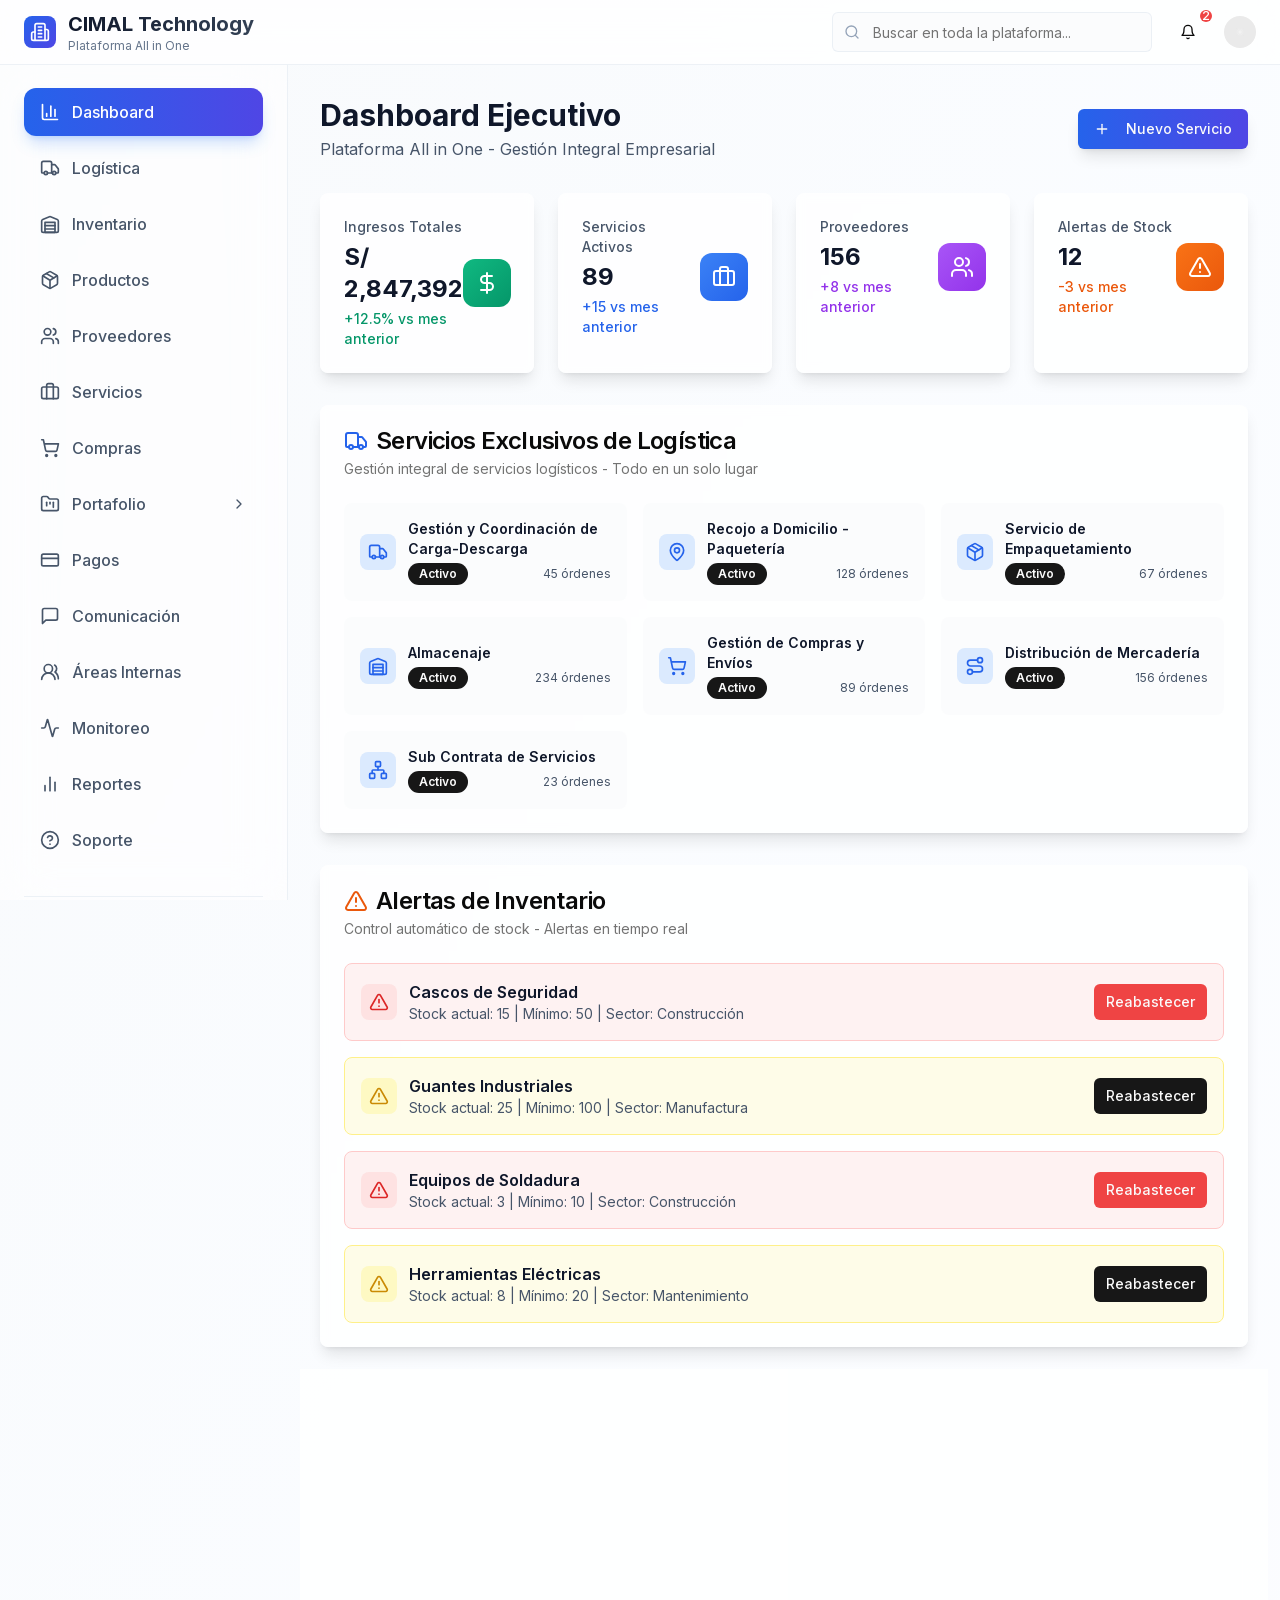
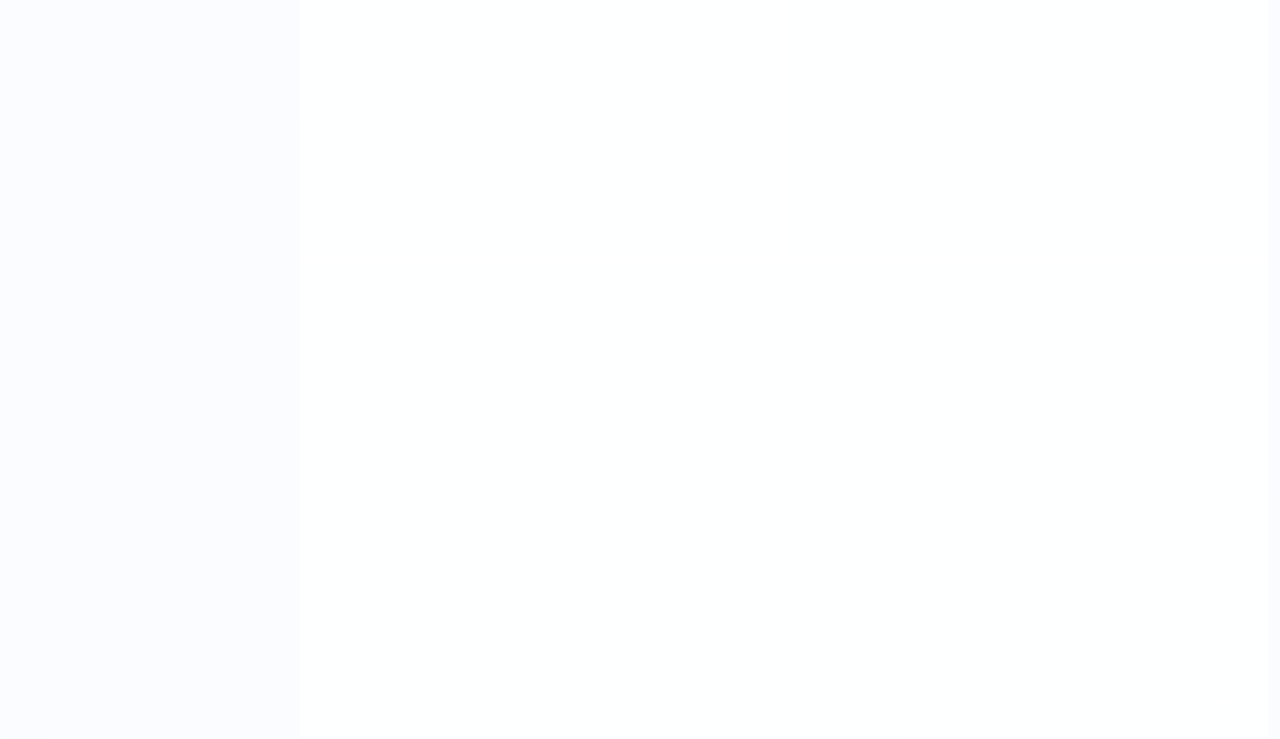
<file: index.html>
<!DOCTYPE html><html lang="es"><head><meta charSet="utf-8"/><meta name="viewport" content="width=device-width, initial-scale=1"/><link rel="stylesheet" href="/_next/static/css/8d6e14805297ee27.css" data-precedence="next"/><link rel="preload" as="script" fetchPriority="low" href="/_next/static/chunks/webpack-03f64933e51f678c.js"/><script src="/_next/static/chunks/4bd1b696-989d33d1584df2ab.js" async=""></script><script src="/_next/static/chunks/684-a89a5f065868209f.js" async=""></script><script src="/_next/static/chunks/main-app-d50b58dc46199a70.js" async=""></script><script src="/_next/static/chunks/858-560fdc2ae29a7f7f.js" async=""></script><script src="/_next/static/chunks/app/page-b38631cf59d6095c.js" async=""></script><title>CIMAL Technology - Gestión Empresarial Avanzada</title><meta name="description" content="Plataforma integral para la gestión empresarial moderna"/><meta name="generator" content="v0.dev"/><script src="/_next/static/chunks/polyfills-42372ed130431b0a.js" noModule=""></script></head><body class="__className_e8ce0c"><!--$--><div class="min-h-screen bg-gradient-to-br from-slate-50 via-blue-50/30 to-indigo-50/20"><header class="border-b border-slate-200/60 bg-white/80 backdrop-blur-xl sticky top-0 z-50"><div class="flex h-16 items-center justify-between px-6"><div class="flex items-center space-x-4"><div class="flex items-center space-x-3"><div class="h-8 w-8 rounded-lg bg-gradient-to-br from-blue-600 to-indigo-600 flex items-center justify-center"><svg xmlns="http://www.w3.org/2000/svg" width="24" height="24" viewBox="0 0 24 24" fill="none" stroke="currentColor" stroke-width="2" stroke-linecap="round" stroke-linejoin="round" class="lucide lucide-building2 h-5 w-5 text-white"><path d="M6 22V4a2 2 0 0 1 2-2h8a2 2 0 0 1 2 2v18Z"></path><path d="M6 12H4a2 2 0 0 0-2 2v6a2 2 0 0 0 2 2h2"></path><path d="M18 9h2a2 2 0 0 1 2 2v9a2 2 0 0 1-2 2h-2"></path><path d="M10 6h4"></path><path d="M10 10h4"></path><path d="M10 14h4"></path><path d="M10 18h4"></path></svg></div><div><h1 class="text-xl font-bold bg-gradient-to-r from-slate-900 to-slate-700 bg-clip-text text-transparent">CIMAL Technology</h1><p class="text-xs text-slate-500">Plataforma All in One</p></div></div></div><div class="flex items-center space-x-4"><div class="relative"><svg xmlns="http://www.w3.org/2000/svg" width="24" height="24" viewBox="0 0 24 24" fill="none" stroke="currentColor" stroke-width="2" stroke-linecap="round" stroke-linejoin="round" class="lucide lucide-search absolute left-3 top-1/2 h-4 w-4 -translate-y-1/2 text-slate-400"><circle cx="11" cy="11" r="8"></circle><path d="m21 21-4.3-4.3"></path></svg><input class="flex h-10 rounded-md border px-3 py-2 text-base ring-offset-background file:border-0 file:bg-transparent file:text-sm file:font-medium file:text-foreground placeholder:text-muted-foreground focus-visible:outline-none focus-visible:ring-2 focus-visible:ring-ring focus-visible:ring-offset-2 disabled:cursor-not-allowed disabled:opacity-50 md:text-sm w-80 pl-10 bg-slate-50/50 border-slate-200/60 focus:bg-white transition-colors" placeholder="Buscar en toda la plataforma..."/></div><button class="inline-flex items-center justify-center gap-2 whitespace-nowrap text-sm font-medium ring-offset-background transition-colors focus-visible:outline-none focus-visible:ring-2 focus-visible:ring-ring focus-visible:ring-offset-2 disabled:pointer-events-none disabled:opacity-50 [&amp;_svg]:pointer-events-none [&amp;_svg]:size-4 [&amp;_svg]:shrink-0 hover:bg-accent hover:text-accent-foreground h-9 rounded-md px-3 relative"><svg xmlns="http://www.w3.org/2000/svg" width="24" height="24" viewBox="0 0 24 24" fill="none" stroke="currentColor" stroke-width="2" stroke-linecap="round" stroke-linejoin="round" class="lucide lucide-bell h-5 w-5"><path d="M6 8a6 6 0 0 1 12 0c0 7 3 9 3 9H3s3-2 3-9"></path><path d="M10.3 21a1.94 1.94 0 0 0 3.4 0"></path></svg><span class="absolute -top-1 -right-1 h-3 w-3 bg-red-500 rounded-full text-xs flex items-center justify-center text-white text-[10px]">2</span></button><span class="relative flex shrink-0 overflow-hidden rounded-full h-8 w-8"><span class="flex h-full w-full items-center justify-center rounded-full bg-muted">JD</span></span></div></div></header><div class="flex"><aside class="w-72 border-r border-slate-200/60 bg-white/60 backdrop-blur-xl fixed left-0 top-16 h-[calc(100vh-4rem)] overflow-y-auto no-scrollbar"><div class="p-6"><nav class="space-y-2"><button class="w-full flex items-center space-x-3 px-4 py-3 rounded-xl text-left transition-all duration-200 bg-gradient-to-r from-blue-600 to-indigo-600 text-white shadow-lg shadow-blue-500/25"><svg xmlns="http://www.w3.org/2000/svg" width="24" height="24" viewBox="0 0 24 24" fill="none" stroke="currentColor" stroke-width="2" stroke-linecap="round" stroke-linejoin="round" class="lucide lucide-chart-column h-5 w-5 flex-shrink-0"><path d="M3 3v16a2 2 0 0 0 2 2h16"></path><path d="M18 17V9"></path><path d="M13 17V5"></path><path d="M8 17v-3"></path></svg><span class="font-medium">Dashboard</span></button><button class="w-full flex items-center space-x-3 px-4 py-3 rounded-xl text-left transition-all duration-200 text-slate-600 hover:bg-slate-100/80 hover:text-slate-900"><svg xmlns="http://www.w3.org/2000/svg" width="24" height="24" viewBox="0 0 24 24" fill="none" stroke="currentColor" stroke-width="2" stroke-linecap="round" stroke-linejoin="round" class="lucide lucide-truck h-5 w-5 flex-shrink-0"><path d="M14 18V6a2 2 0 0 0-2-2H4a2 2 0 0 0-2 2v11a1 1 0 0 0 1 1h2"></path><path d="M15 18H9"></path><path d="M19 18h2a1 1 0 0 0 1-1v-3.65a1 1 0 0 0-.22-.624l-3.48-4.35A1 1 0 0 0 17.52 8H14"></path><circle cx="17" cy="18" r="2"></circle><circle cx="7" cy="18" r="2"></circle></svg><span class="font-medium">Logística</span></button><button class="w-full flex items-center space-x-3 px-4 py-3 rounded-xl text-left transition-all duration-200 text-slate-600 hover:bg-slate-100/80 hover:text-slate-900"><svg xmlns="http://www.w3.org/2000/svg" width="24" height="24" viewBox="0 0 24 24" fill="none" stroke="currentColor" stroke-width="2" stroke-linecap="round" stroke-linejoin="round" class="lucide lucide-warehouse h-5 w-5 flex-shrink-0"><path d="M22 8.35V20a2 2 0 0 1-2 2H4a2 2 0 0 1-2-2V8.35A2 2 0 0 1 3.26 6.5l8-3.2a2 2 0 0 1 1.48 0l8 3.2A2 2 0 0 1 22 8.35Z"></path><path d="M6 18h12"></path><path d="M6 14h12"></path><rect width="12" height="12" x="6" y="10"></rect></svg><span class="font-medium">Inventario</span></button><button class="w-full flex items-center space-x-3 px-4 py-3 rounded-xl text-left transition-all duration-200 text-slate-600 hover:bg-slate-100/80 hover:text-slate-900"><svg xmlns="http://www.w3.org/2000/svg" width="24" height="24" viewBox="0 0 24 24" fill="none" stroke="currentColor" stroke-width="2" stroke-linecap="round" stroke-linejoin="round" class="lucide lucide-package h-5 w-5 flex-shrink-0"><path d="M11 21.73a2 2 0 0 0 2 0l7-4A2 2 0 0 0 21 16V8a2 2 0 0 0-1-1.73l-7-4a2 2 0 0 0-2 0l-7 4A2 2 0 0 0 3 8v8a2 2 0 0 0 1 1.73z"></path><path d="M12 22V12"></path><path d="m3.3 7 7.703 4.734a2 2 0 0 0 1.994 0L20.7 7"></path><path d="m7.5 4.27 9 5.15"></path></svg><span class="font-medium">Productos</span></button><button class="w-full flex items-center space-x-3 px-4 py-3 rounded-xl text-left transition-all duration-200 text-slate-600 hover:bg-slate-100/80 hover:text-slate-900"><svg xmlns="http://www.w3.org/2000/svg" width="24" height="24" viewBox="0 0 24 24" fill="none" stroke="currentColor" stroke-width="2" stroke-linecap="round" stroke-linejoin="round" class="lucide lucide-users h-5 w-5 flex-shrink-0"><path d="M16 21v-2a4 4 0 0 0-4-4H6a4 4 0 0 0-4 4v2"></path><circle cx="9" cy="7" r="4"></circle><path d="M22 21v-2a4 4 0 0 0-3-3.87"></path><path d="M16 3.13a4 4 0 0 1 0 7.75"></path></svg><span class="font-medium">Proveedores</span></button><button class="w-full flex items-center space-x-3 px-4 py-3 rounded-xl text-left transition-all duration-200 text-slate-600 hover:bg-slate-100/80 hover:text-slate-900"><svg xmlns="http://www.w3.org/2000/svg" width="24" height="24" viewBox="0 0 24 24" fill="none" stroke="currentColor" stroke-width="2" stroke-linecap="round" stroke-linejoin="round" class="lucide lucide-briefcase h-5 w-5 flex-shrink-0"><path d="M16 20V4a2 2 0 0 0-2-2h-4a2 2 0 0 0-2 2v16"></path><rect width="20" height="14" x="2" y="6" rx="2"></rect></svg><span class="font-medium">Servicios</span></button><button class="w-full flex items-center space-x-3 px-4 py-3 rounded-xl text-left transition-all duration-200 text-slate-600 hover:bg-slate-100/80 hover:text-slate-900"><svg xmlns="http://www.w3.org/2000/svg" width="24" height="24" viewBox="0 0 24 24" fill="none" stroke="currentColor" stroke-width="2" stroke-linecap="round" stroke-linejoin="round" class="lucide lucide-shopping-cart h-5 w-5 flex-shrink-0"><circle cx="8" cy="21" r="1"></circle><circle cx="19" cy="21" r="1"></circle><path d="M2.05 2.05h2l2.66 12.42a2 2 0 0 0 2 1.58h9.78a2 2 0 0 0 1.95-1.57l1.65-7.43H5.12"></path></svg><span class="font-medium">Compras</span></button><div data-state="closed" class="space-y-1"><button type="button" aria-controls="radix-«R11cfb»" aria-expanded="false" data-state="closed" class="w-full"><div class="w-full flex items-center justify-between space-x-3 px-4 py-3 rounded-xl text-left transition-all duration-200 text-slate-600 hover:bg-slate-100/80 hover:text-slate-900"><div class="flex items-center space-x-3"><svg xmlns="http://www.w3.org/2000/svg" width="24" height="24" viewBox="0 0 24 24" fill="none" stroke="currentColor" stroke-width="2" stroke-linecap="round" stroke-linejoin="round" class="lucide lucide-folder-kanban h-5 w-5 flex-shrink-0"><path d="M4 20h16a2 2 0 0 0 2-2V8a2 2 0 0 0-2-2h-7.93a2 2 0 0 1-1.66-.9l-.82-1.2A2 2 0 0 0 7.93 3H4a2 2 0 0 0-2 2v13c0 1.1.9 2 2 2Z"></path><path d="M8 10v4"></path><path d="M12 10v2"></path><path d="M16 10v6"></path></svg><span class="font-medium">Portafolio</span></div><svg xmlns="http://www.w3.org/2000/svg" width="24" height="24" viewBox="0 0 24 24" fill="none" stroke="currentColor" stroke-width="2" stroke-linecap="round" stroke-linejoin="round" class="lucide lucide-chevron-right h-4 w-4 transition-transform duration-200 [&amp;[data-state=open]]:rotate-90"><path d="m9 18 6-6-6-6"></path></svg></div></button><div data-state="closed" id="radix-«R11cfb»" hidden="" class="pt-1 pl-6"></div></div><button class="w-full flex items-center space-x-3 px-4 py-3 rounded-xl text-left transition-all duration-200 text-slate-600 hover:bg-slate-100/80 hover:text-slate-900"><svg xmlns="http://www.w3.org/2000/svg" width="24" height="24" viewBox="0 0 24 24" fill="none" stroke="currentColor" stroke-width="2" stroke-linecap="round" stroke-linejoin="round" class="lucide lucide-credit-card h-5 w-5 flex-shrink-0"><rect width="20" height="14" x="2" y="5" rx="2"></rect><line x1="2" x2="22" y1="10" y2="10"></line></svg><span class="font-medium">Pagos</span></button><button class="w-full flex items-center space-x-3 px-4 py-3 rounded-xl text-left transition-all duration-200 text-slate-600 hover:bg-slate-100/80 hover:text-slate-900"><svg xmlns="http://www.w3.org/2000/svg" width="24" height="24" viewBox="0 0 24 24" fill="none" stroke="currentColor" stroke-width="2" stroke-linecap="round" stroke-linejoin="round" class="lucide lucide-message-square h-5 w-5 flex-shrink-0"><path d="M21 15a2 2 0 0 1-2 2H7l-4 4V5a2 2 0 0 1 2-2h14a2 2 0 0 1 2 2z"></path></svg><span class="font-medium">Comunicación</span></button><button class="w-full flex items-center space-x-3 px-4 py-3 rounded-xl text-left transition-all duration-200 text-slate-600 hover:bg-slate-100/80 hover:text-slate-900"><svg xmlns="http://www.w3.org/2000/svg" width="24" height="24" viewBox="0 0 24 24" fill="none" stroke="currentColor" stroke-width="2" stroke-linecap="round" stroke-linejoin="round" class="lucide lucide-users-round h-5 w-5 flex-shrink-0"><path d="M18 21a8 8 0 0 0-16 0"></path><circle cx="10" cy="8" r="5"></circle><path d="M22 20c0-3.37-2-6.5-4-8a5 5 0 0 0-.45-8.3"></path></svg><span class="font-medium">Áreas Internas</span></button><button class="w-full flex items-center space-x-3 px-4 py-3 rounded-xl text-left transition-all duration-200 text-slate-600 hover:bg-slate-100/80 hover:text-slate-900"><svg xmlns="http://www.w3.org/2000/svg" width="24" height="24" viewBox="0 0 24 24" fill="none" stroke="currentColor" stroke-width="2" stroke-linecap="round" stroke-linejoin="round" class="lucide lucide-activity h-5 w-5 flex-shrink-0"><path d="M22 12h-2.48a2 2 0 0 0-1.93 1.46l-2.35 8.36a.25.25 0 0 1-.48 0L9.24 2.18a.25.25 0 0 0-.48 0l-2.35 8.36A2 2 0 0 1 4.49 12H2"></path></svg><span class="font-medium">Monitoreo</span></button><button class="w-full flex items-center space-x-3 px-4 py-3 rounded-xl text-left transition-all duration-200 text-slate-600 hover:bg-slate-100/80 hover:text-slate-900"><svg xmlns="http://www.w3.org/2000/svg" width="24" height="24" viewBox="0 0 24 24" fill="none" stroke="currentColor" stroke-width="2" stroke-linecap="round" stroke-linejoin="round" class="lucide lucide-chart-no-axes-column h-5 w-5 flex-shrink-0"><line x1="18" x2="18" y1="20" y2="10"></line><line x1="12" x2="12" y1="20" y2="4"></line><line x1="6" x2="6" y1="20" y2="14"></line></svg><span class="font-medium">Reportes</span></button><button class="w-full flex items-center space-x-3 px-4 py-3 rounded-xl text-left transition-all duration-200 text-slate-600 hover:bg-slate-100/80 hover:text-slate-900"><svg xmlns="http://www.w3.org/2000/svg" width="24" height="24" viewBox="0 0 24 24" fill="none" stroke="currentColor" stroke-width="2" stroke-linecap="round" stroke-linejoin="round" class="lucide lucide-circle-help h-5 w-5 flex-shrink-0"><circle cx="12" cy="12" r="10"></circle><path d="M9.09 9a3 3 0 0 1 5.83 1c0 2-3 3-3 3"></path><path d="M12 17h.01"></path></svg><span class="font-medium">Soporte</span></button></nav><div class="mt-8 pt-6 border-t border-slate-200/60"><button class="w-full flex items-center space-x-3 px-4 py-3 rounded-xl text-slate-600 hover:bg-slate-100/80 hover:text-slate-900 transition-all duration-200"><svg xmlns="http://www.w3.org/2000/svg" width="24" height="24" viewBox="0 0 24 24" fill="none" stroke="currentColor" stroke-width="2" stroke-linecap="round" stroke-linejoin="round" class="lucide lucide-settings h-5 w-5 flex-shrink-0"><path d="M12.22 2h-.44a2 2 0 0 0-2 2v.18a2 2 0 0 1-1 1.73l-.43.25a2 2 0 0 1-2 0l-.15-.08a2 2 0 0 0-2.73.73l-.22.38a2 2 0 0 0 .73 2.73l.15.1a2 2 0 0 1 1 1.72v.51a2 2 0 0 1-1 1.74l-.15.09a2 2 0 0 0-.73 2.73l.22.38a2 2 0 0 0 2.73.73l.15-.08a2 2 0 0 1 2 0l.43.25a2 2 0 0 1 1 1.73V20a2 2 0 0 0 2 2h.44a2 2 0 0 0 2-2v-.18a2 2 0 0 1 1-1.73l.43-.25a2 2 0 0 1 2 0l.15.08a2 2 0 0 0 2.73-.73l.22-.39a2 2 0 0 0-.73-2.73l-.15-.08a2 2 0 0 1-1-1.74v-.5a2 2 0 0 1 1-1.74l.15-.09a2 2 0 0 0 .73-2.73l-.22-.38a2 2 0 0 0-2.73-.73l-.15.08a2 2 0 0 1-2 0l-.43-.25a2 2 0 0 1-1-1.73V4a2 2 0 0 0-2-2z"></path><circle cx="12" cy="12" r="3"></circle></svg><span class="font-medium">Configuración</span></button></div></div></aside><main class="flex-1 ml-72 p-8"><div class="space-y-8"><div class="flex items-center justify-between"><div><h2 class="text-3xl font-bold text-slate-900">Dashboard Ejecutivo</h2><p class="text-slate-600 mt-1">Plataforma All in One - Gestión Integral Empresarial</p></div><button class="inline-flex items-center justify-center gap-2 whitespace-nowrap rounded-md text-sm font-medium ring-offset-background transition-colors focus-visible:outline-none focus-visible:ring-2 focus-visible:ring-ring focus-visible:ring-offset-2 disabled:pointer-events-none disabled:opacity-50 [&amp;_svg]:pointer-events-none [&amp;_svg]:size-4 [&amp;_svg]:shrink-0 bg-primary text-primary-foreground hover:bg-primary/90 h-10 px-4 py-2 bg-gradient-to-r from-blue-600 to-indigo-600 hover:from-blue-700 hover:to-indigo-700 shadow-lg"><svg xmlns="http://www.w3.org/2000/svg" width="24" height="24" viewBox="0 0 24 24" fill="none" stroke="currentColor" stroke-width="2" stroke-linecap="round" stroke-linejoin="round" class="lucide lucide-plus h-4 w-4 mr-2"><path d="M5 12h14"></path><path d="M12 5v14"></path></svg>Nuevo Servicio</button></div><div class="grid grid-cols-1 md:grid-cols-2 lg:grid-cols-4 gap-6"><div class="rounded-lg text-card-foreground border-0 shadow-lg bg-white/80 backdrop-blur-sm hover:shadow-xl transition-all duration-300"><div class="p-6"><div class="flex items-center justify-between"><div><p class="text-sm font-medium text-slate-600">Ingresos Totales</p><p class="text-2xl font-bold text-slate-900 mt-1">S/ 2,847,392</p><p class="text-sm font-medium mt-1 text-emerald-600">+12.5%<!-- --> vs mes anterior</p></div><div class="p-3 rounded-xl bg-gradient-to-br from-emerald-500 to-emerald-600"><svg xmlns="http://www.w3.org/2000/svg" width="24" height="24" viewBox="0 0 24 24" fill="none" stroke="currentColor" stroke-width="2" stroke-linecap="round" stroke-linejoin="round" class="lucide lucide-dollar-sign h-6 w-6 text-white"><line x1="12" x2="12" y1="2" y2="22"></line><path d="M17 5H9.5a3.5 3.5 0 0 0 0 7h5a3.5 3.5 0 0 1 0 7H6"></path></svg></div></div></div></div><div class="rounded-lg text-card-foreground border-0 shadow-lg bg-white/80 backdrop-blur-sm hover:shadow-xl transition-all duration-300"><div class="p-6"><div class="flex items-center justify-between"><div><p class="text-sm font-medium text-slate-600">Servicios Activos</p><p class="text-2xl font-bold text-slate-900 mt-1">89</p><p class="text-sm font-medium mt-1 text-blue-600">+15<!-- --> vs mes anterior</p></div><div class="p-3 rounded-xl bg-gradient-to-br from-blue-500 to-blue-600"><svg xmlns="http://www.w3.org/2000/svg" width="24" height="24" viewBox="0 0 24 24" fill="none" stroke="currentColor" stroke-width="2" stroke-linecap="round" stroke-linejoin="round" class="lucide lucide-briefcase h-6 w-6 text-white"><path d="M16 20V4a2 2 0 0 0-2-2h-4a2 2 0 0 0-2 2v16"></path><rect width="20" height="14" x="2" y="6" rx="2"></rect></svg></div></div></div></div><div class="rounded-lg text-card-foreground border-0 shadow-lg bg-white/80 backdrop-blur-sm hover:shadow-xl transition-all duration-300"><div class="p-6"><div class="flex items-center justify-between"><div><p class="text-sm font-medium text-slate-600">Proveedores</p><p class="text-2xl font-bold text-slate-900 mt-1">156</p><p class="text-sm font-medium mt-1 text-purple-600">+8<!-- --> vs mes anterior</p></div><div class="p-3 rounded-xl bg-gradient-to-br from-purple-500 to-purple-600"><svg xmlns="http://www.w3.org/2000/svg" width="24" height="24" viewBox="0 0 24 24" fill="none" stroke="currentColor" stroke-width="2" stroke-linecap="round" stroke-linejoin="round" class="lucide lucide-users h-6 w-6 text-white"><path d="M16 21v-2a4 4 0 0 0-4-4H6a4 4 0 0 0-4 4v2"></path><circle cx="9" cy="7" r="4"></circle><path d="M22 21v-2a4 4 0 0 0-3-3.87"></path><path d="M16 3.13a4 4 0 0 1 0 7.75"></path></svg></div></div></div></div><div class="rounded-lg text-card-foreground border-0 shadow-lg bg-white/80 backdrop-blur-sm hover:shadow-xl transition-all duration-300"><div class="p-6"><div class="flex items-center justify-between"><div><p class="text-sm font-medium text-slate-600">Alertas de Stock</p><p class="text-2xl font-bold text-slate-900 mt-1">12</p><p class="text-sm font-medium mt-1 text-orange-600">-3<!-- --> vs mes anterior</p></div><div class="p-3 rounded-xl bg-gradient-to-br from-orange-500 to-orange-600"><svg xmlns="http://www.w3.org/2000/svg" width="24" height="24" viewBox="0 0 24 24" fill="none" stroke="currentColor" stroke-width="2" stroke-linecap="round" stroke-linejoin="round" class="lucide lucide-triangle-alert h-6 w-6 text-white"><path d="m21.73 18-8-14a2 2 0 0 0-3.48 0l-8 14A2 2 0 0 0 4 21h16a2 2 0 0 0 1.73-3"></path><path d="M12 9v4"></path><path d="M12 17h.01"></path></svg></div></div></div></div></div><div class="rounded-lg text-card-foreground border-0 shadow-lg bg-white/80 backdrop-blur-sm"><div class="flex flex-col space-y-1.5 p-6"><div class="text-2xl font-semibold leading-none tracking-tight flex items-center space-x-2"><svg xmlns="http://www.w3.org/2000/svg" width="24" height="24" viewBox="0 0 24 24" fill="none" stroke="currentColor" stroke-width="2" stroke-linecap="round" stroke-linejoin="round" class="lucide lucide-truck h-6 w-6 text-blue-600"><path d="M14 18V6a2 2 0 0 0-2-2H4a2 2 0 0 0-2 2v11a1 1 0 0 0 1 1h2"></path><path d="M15 18H9"></path><path d="M19 18h2a1 1 0 0 0 1-1v-3.65a1 1 0 0 0-.22-.624l-3.48-4.35A1 1 0 0 0 17.52 8H14"></path><circle cx="17" cy="18" r="2"></circle><circle cx="7" cy="18" r="2"></circle></svg><span>Servicios Exclusivos de Logística</span></div><div class="text-sm text-muted-foreground">Gestión integral de servicios logísticos - Todo en un solo lugar</div></div><div class="p-6 pt-0"><div class="grid grid-cols-1 md:grid-cols-2 lg:grid-cols-3 gap-4"><div class="flex items-center space-x-3 p-4 bg-slate-50/50 rounded-lg hover:bg-slate-100/50 transition-colors"><div class="p-2 bg-blue-100 rounded-lg"><svg xmlns="http://www.w3.org/2000/svg" width="24" height="24" viewBox="0 0 24 24" fill="none" stroke="currentColor" stroke-width="2" stroke-linecap="round" stroke-linejoin="round" class="lucide lucide-truck h-5 w-5 text-blue-600"><path d="M14 18V6a2 2 0 0 0-2-2H4a2 2 0 0 0-2 2v11a1 1 0 0 0 1 1h2"></path><path d="M15 18H9"></path><path d="M19 18h2a1 1 0 0 0 1-1v-3.65a1 1 0 0 0-.22-.624l-3.48-4.35A1 1 0 0 0 17.52 8H14"></path><circle cx="17" cy="18" r="2"></circle><circle cx="7" cy="18" r="2"></circle></svg></div><div class="flex-1"><h4 class="font-semibold text-slate-900 text-sm">Gestión y Coordinación de Carga-Descarga</h4><div class="flex items-center justify-between mt-1"><div class="inline-flex items-center rounded-full border px-2.5 py-0.5 font-semibold transition-colors focus:outline-none focus:ring-2 focus:ring-ring focus:ring-offset-2 border-transparent bg-primary text-primary-foreground hover:bg-primary/80 text-xs">Activo</div><span class="text-xs text-slate-600">45<!-- --> órdenes</span></div></div></div><div class="flex items-center space-x-3 p-4 bg-slate-50/50 rounded-lg hover:bg-slate-100/50 transition-colors"><div class="p-2 bg-blue-100 rounded-lg"><svg xmlns="http://www.w3.org/2000/svg" width="24" height="24" viewBox="0 0 24 24" fill="none" stroke="currentColor" stroke-width="2" stroke-linecap="round" stroke-linejoin="round" class="lucide lucide-map-pin h-5 w-5 text-blue-600"><path d="M20 10c0 4.993-5.539 10.193-7.399 11.799a1 1 0 0 1-1.202 0C9.539 20.193 4 14.993 4 10a8 8 0 0 1 16 0"></path><circle cx="12" cy="10" r="3"></circle></svg></div><div class="flex-1"><h4 class="font-semibold text-slate-900 text-sm">Recojo a Domicilio - Paquetería</h4><div class="flex items-center justify-between mt-1"><div class="inline-flex items-center rounded-full border px-2.5 py-0.5 font-semibold transition-colors focus:outline-none focus:ring-2 focus:ring-ring focus:ring-offset-2 border-transparent bg-primary text-primary-foreground hover:bg-primary/80 text-xs">Activo</div><span class="text-xs text-slate-600">128<!-- --> órdenes</span></div></div></div><div class="flex items-center space-x-3 p-4 bg-slate-50/50 rounded-lg hover:bg-slate-100/50 transition-colors"><div class="p-2 bg-blue-100 rounded-lg"><svg xmlns="http://www.w3.org/2000/svg" width="24" height="24" viewBox="0 0 24 24" fill="none" stroke="currentColor" stroke-width="2" stroke-linecap="round" stroke-linejoin="round" class="lucide lucide-package h-5 w-5 text-blue-600"><path d="M11 21.73a2 2 0 0 0 2 0l7-4A2 2 0 0 0 21 16V8a2 2 0 0 0-1-1.73l-7-4a2 2 0 0 0-2 0l-7 4A2 2 0 0 0 3 8v8a2 2 0 0 0 1 1.73z"></path><path d="M12 22V12"></path><path d="m3.3 7 7.703 4.734a2 2 0 0 0 1.994 0L20.7 7"></path><path d="m7.5 4.27 9 5.15"></path></svg></div><div class="flex-1"><h4 class="font-semibold text-slate-900 text-sm">Servicio de Empaquetamiento</h4><div class="flex items-center justify-between mt-1"><div class="inline-flex items-center rounded-full border px-2.5 py-0.5 font-semibold transition-colors focus:outline-none focus:ring-2 focus:ring-ring focus:ring-offset-2 border-transparent bg-primary text-primary-foreground hover:bg-primary/80 text-xs">Activo</div><span class="text-xs text-slate-600">67<!-- --> órdenes</span></div></div></div><div class="flex items-center space-x-3 p-4 bg-slate-50/50 rounded-lg hover:bg-slate-100/50 transition-colors"><div class="p-2 bg-blue-100 rounded-lg"><svg xmlns="http://www.w3.org/2000/svg" width="24" height="24" viewBox="0 0 24 24" fill="none" stroke="currentColor" stroke-width="2" stroke-linecap="round" stroke-linejoin="round" class="lucide lucide-warehouse h-5 w-5 text-blue-600"><path d="M22 8.35V20a2 2 0 0 1-2 2H4a2 2 0 0 1-2-2V8.35A2 2 0 0 1 3.26 6.5l8-3.2a2 2 0 0 1 1.48 0l8 3.2A2 2 0 0 1 22 8.35Z"></path><path d="M6 18h12"></path><path d="M6 14h12"></path><rect width="12" height="12" x="6" y="10"></rect></svg></div><div class="flex-1"><h4 class="font-semibold text-slate-900 text-sm">Almacenaje</h4><div class="flex items-center justify-between mt-1"><div class="inline-flex items-center rounded-full border px-2.5 py-0.5 font-semibold transition-colors focus:outline-none focus:ring-2 focus:ring-ring focus:ring-offset-2 border-transparent bg-primary text-primary-foreground hover:bg-primary/80 text-xs">Activo</div><span class="text-xs text-slate-600">234<!-- --> órdenes</span></div></div></div><div class="flex items-center space-x-3 p-4 bg-slate-50/50 rounded-lg hover:bg-slate-100/50 transition-colors"><div class="p-2 bg-blue-100 rounded-lg"><svg xmlns="http://www.w3.org/2000/svg" width="24" height="24" viewBox="0 0 24 24" fill="none" stroke="currentColor" stroke-width="2" stroke-linecap="round" stroke-linejoin="round" class="lucide lucide-shopping-cart h-5 w-5 text-blue-600"><circle cx="8" cy="21" r="1"></circle><circle cx="19" cy="21" r="1"></circle><path d="M2.05 2.05h2l2.66 12.42a2 2 0 0 0 2 1.58h9.78a2 2 0 0 0 1.95-1.57l1.65-7.43H5.12"></path></svg></div><div class="flex-1"><h4 class="font-semibold text-slate-900 text-sm">Gestión de Compras y Envíos</h4><div class="flex items-center justify-between mt-1"><div class="inline-flex items-center rounded-full border px-2.5 py-0.5 font-semibold transition-colors focus:outline-none focus:ring-2 focus:ring-ring focus:ring-offset-2 border-transparent bg-primary text-primary-foreground hover:bg-primary/80 text-xs">Activo</div><span class="text-xs text-slate-600">89<!-- --> órdenes</span></div></div></div><div class="flex items-center space-x-3 p-4 bg-slate-50/50 rounded-lg hover:bg-slate-100/50 transition-colors"><div class="p-2 bg-blue-100 rounded-lg"><svg xmlns="http://www.w3.org/2000/svg" width="24" height="24" viewBox="0 0 24 24" fill="none" stroke="currentColor" stroke-width="2" stroke-linecap="round" stroke-linejoin="round" class="lucide lucide-route h-5 w-5 text-blue-600"><circle cx="6" cy="19" r="3"></circle><path d="M9 19h8.5a3.5 3.5 0 0 0 0-7h-11a3.5 3.5 0 0 1 0-7H15"></path><circle cx="18" cy="5" r="3"></circle></svg></div><div class="flex-1"><h4 class="font-semibold text-slate-900 text-sm">Distribución de Mercadería</h4><div class="flex items-center justify-between mt-1"><div class="inline-flex items-center rounded-full border px-2.5 py-0.5 font-semibold transition-colors focus:outline-none focus:ring-2 focus:ring-ring focus:ring-offset-2 border-transparent bg-primary text-primary-foreground hover:bg-primary/80 text-xs">Activo</div><span class="text-xs text-slate-600">156<!-- --> órdenes</span></div></div></div><div class="flex items-center space-x-3 p-4 bg-slate-50/50 rounded-lg hover:bg-slate-100/50 transition-colors"><div class="p-2 bg-blue-100 rounded-lg"><svg xmlns="http://www.w3.org/2000/svg" width="24" height="24" viewBox="0 0 24 24" fill="none" stroke="currentColor" stroke-width="2" stroke-linecap="round" stroke-linejoin="round" class="lucide lucide-network h-5 w-5 text-blue-600"><rect x="16" y="16" width="6" height="6" rx="1"></rect><rect x="2" y="16" width="6" height="6" rx="1"></rect><rect x="9" y="2" width="6" height="6" rx="1"></rect><path d="M5 16v-3a1 1 0 0 1 1-1h12a1 1 0 0 1 1 1v3"></path><path d="M12 12V8"></path></svg></div><div class="flex-1"><h4 class="font-semibold text-slate-900 text-sm">Sub Contrata de Servicios</h4><div class="flex items-center justify-between mt-1"><div class="inline-flex items-center rounded-full border px-2.5 py-0.5 font-semibold transition-colors focus:outline-none focus:ring-2 focus:ring-ring focus:ring-offset-2 border-transparent bg-primary text-primary-foreground hover:bg-primary/80 text-xs">Activo</div><span class="text-xs text-slate-600">23<!-- --> órdenes</span></div></div></div></div></div></div><div class="rounded-lg text-card-foreground border-0 shadow-lg bg-white/80 backdrop-blur-sm"><div class="flex flex-col space-y-1.5 p-6"><div class="text-2xl font-semibold leading-none tracking-tight flex items-center space-x-2"><svg xmlns="http://www.w3.org/2000/svg" width="24" height="24" viewBox="0 0 24 24" fill="none" stroke="currentColor" stroke-width="2" stroke-linecap="round" stroke-linejoin="round" class="lucide lucide-triangle-alert h-6 w-6 text-orange-600"><path d="m21.73 18-8-14a2 2 0 0 0-3.48 0l-8 14A2 2 0 0 0 4 21h16a2 2 0 0 0 1.73-3"></path><path d="M12 9v4"></path><path d="M12 17h.01"></path></svg><span>Alertas de Inventario</span></div><div class="text-sm text-muted-foreground">Control automático de stock - Alertas en tiempo real</div></div><div class="p-6 pt-0"><div class="space-y-4"><div class="flex items-center justify-between p-4 rounded-lg bg-red-50 border border-red-200"><div class="flex items-center space-x-3"><div class="p-2 rounded-lg bg-red-100"><svg xmlns="http://www.w3.org/2000/svg" width="24" height="24" viewBox="0 0 24 24" fill="none" stroke="currentColor" stroke-width="2" stroke-linecap="round" stroke-linejoin="round" class="lucide lucide-triangle-alert h-5 w-5 text-red-600"><path d="m21.73 18-8-14a2 2 0 0 0-3.48 0l-8 14A2 2 0 0 0 4 21h16a2 2 0 0 0 1.73-3"></path><path d="M12 9v4"></path><path d="M12 17h.01"></path></svg></div><div><h4 class="font-semibold text-slate-900">Cascos de Seguridad</h4><p class="text-sm text-slate-600">Stock actual: <!-- -->15<!-- --> | Mínimo: <!-- -->50<!-- --> | Sector: <!-- -->Construcción</p></div></div><button class="inline-flex items-center justify-center gap-2 whitespace-nowrap text-sm font-medium ring-offset-background transition-colors focus-visible:outline-none focus-visible:ring-2 focus-visible:ring-ring focus-visible:ring-offset-2 disabled:pointer-events-none disabled:opacity-50 [&amp;_svg]:pointer-events-none [&amp;_svg]:size-4 [&amp;_svg]:shrink-0 bg-destructive text-destructive-foreground hover:bg-destructive/90 h-9 rounded-md px-3">Reabastecer</button></div><div class="flex items-center justify-between p-4 rounded-lg bg-yellow-50 border border-yellow-200"><div class="flex items-center space-x-3"><div class="p-2 rounded-lg bg-yellow-100"><svg xmlns="http://www.w3.org/2000/svg" width="24" height="24" viewBox="0 0 24 24" fill="none" stroke="currentColor" stroke-width="2" stroke-linecap="round" stroke-linejoin="round" class="lucide lucide-triangle-alert h-5 w-5 text-yellow-600"><path d="m21.73 18-8-14a2 2 0 0 0-3.48 0l-8 14A2 2 0 0 0 4 21h16a2 2 0 0 0 1.73-3"></path><path d="M12 9v4"></path><path d="M12 17h.01"></path></svg></div><div><h4 class="font-semibold text-slate-900">Guantes Industriales</h4><p class="text-sm text-slate-600">Stock actual: <!-- -->25<!-- --> | Mínimo: <!-- -->100<!-- --> | Sector: <!-- -->Manufactura</p></div></div><button class="inline-flex items-center justify-center gap-2 whitespace-nowrap text-sm font-medium ring-offset-background transition-colors focus-visible:outline-none focus-visible:ring-2 focus-visible:ring-ring focus-visible:ring-offset-2 disabled:pointer-events-none disabled:opacity-50 [&amp;_svg]:pointer-events-none [&amp;_svg]:size-4 [&amp;_svg]:shrink-0 bg-primary text-primary-foreground hover:bg-primary/90 h-9 rounded-md px-3">Reabastecer</button></div><div class="flex items-center justify-between p-4 rounded-lg bg-red-50 border border-red-200"><div class="flex items-center space-x-3"><div class="p-2 rounded-lg bg-red-100"><svg xmlns="http://www.w3.org/2000/svg" width="24" height="24" viewBox="0 0 24 24" fill="none" stroke="currentColor" stroke-width="2" stroke-linecap="round" stroke-linejoin="round" class="lucide lucide-triangle-alert h-5 w-5 text-red-600"><path d="m21.73 18-8-14a2 2 0 0 0-3.48 0l-8 14A2 2 0 0 0 4 21h16a2 2 0 0 0 1.73-3"></path><path d="M12 9v4"></path><path d="M12 17h.01"></path></svg></div><div><h4 class="font-semibold text-slate-900">Equipos de Soldadura</h4><p class="text-sm text-slate-600">Stock actual: <!-- -->3<!-- --> | Mínimo: <!-- -->10<!-- --> | Sector: <!-- -->Construcción</p></div></div><button class="inline-flex items-center justify-center gap-2 whitespace-nowrap text-sm font-medium ring-offset-background transition-colors focus-visible:outline-none focus-visible:ring-2 focus-visible:ring-ring focus-visible:ring-offset-2 disabled:pointer-events-none disabled:opacity-50 [&amp;_svg]:pointer-events-none [&amp;_svg]:size-4 [&amp;_svg]:shrink-0 bg-destructive text-destructive-foreground hover:bg-destructive/90 h-9 rounded-md px-3">Reabastecer</button></div><div class="flex items-center justify-between p-4 rounded-lg bg-yellow-50 border border-yellow-200"><div class="flex items-center space-x-3"><div class="p-2 rounded-lg bg-yellow-100"><svg xmlns="http://www.w3.org/2000/svg" width="24" height="24" viewBox="0 0 24 24" fill="none" stroke="currentColor" stroke-width="2" stroke-linecap="round" stroke-linejoin="round" class="lucide lucide-triangle-alert h-5 w-5 text-yellow-600"><path d="m21.73 18-8-14a2 2 0 0 0-3.48 0l-8 14A2 2 0 0 0 4 21h16a2 2 0 0 0 1.73-3"></path><path d="M12 9v4"></path><path d="M12 17h.01"></path></svg></div><div><h4 class="font-semibold text-slate-900">Herramientas Eléctricas</h4><p class="text-sm text-slate-600">Stock actual: <!-- -->8<!-- --> | Mínimo: <!-- -->20<!-- --> | Sector: <!-- -->Mantenimiento</p></div></div><button class="inline-flex items-center justify-center gap-2 whitespace-nowrap text-sm font-medium ring-offset-background transition-colors focus-visible:outline-none focus-visible:ring-2 focus-visible:ring-ring focus-visible:ring-offset-2 disabled:pointer-events-none disabled:opacity-50 [&amp;_svg]:pointer-events-none [&amp;_svg]:size-4 [&amp;_svg]:shrink-0 bg-primary text-primary-foreground hover:bg-primary/90 h-9 rounded-md px-3">Reabastecer</button></div></div></div></div><div class="grid grid-cols-1 lg:grid-cols-2 gap-8"><div class="rounded-lg text-card-foreground border-0 shadow-lg bg-white/80 backdrop-blur-sm"><div class="flex flex-col space-y-1.5 p-6"><div class="text-2xl font-semibold leading-none tracking-tight flex items-center justify-between">Rendimiento Financiero<button class="inline-flex items-center justify-center gap-2 whitespace-nowrap text-sm font-medium ring-offset-background transition-colors focus-visible:outline-none focus-visible:ring-2 focus-visible:ring-ring focus-visible:ring-offset-2 disabled:pointer-events-none disabled:opacity-50 [&amp;_svg]:pointer-events-none [&amp;_svg]:size-4 [&amp;_svg]:shrink-0 hover:bg-accent hover:text-accent-foreground h-9 rounded-md px-3"><svg xmlns="http://www.w3.org/2000/svg" width="24" height="24" viewBox="0 0 24 24" fill="none" stroke="currentColor" stroke-width="2" stroke-linecap="round" stroke-linejoin="round" class="lucide lucide-ellipsis h-4 w-4"><circle cx="12" cy="12" r="1"></circle><circle cx="19" cy="12" r="1"></circle><circle cx="5" cy="12" r="1"></circle></svg></button></div><div class="text-sm text-muted-foreground">Análisis de ingresos y gastos (últimos 6 meses)</div></div><div class="p-6 pt-0"><div class="h-64 bg-gradient-to-br from-slate-50 to-blue-50/50 rounded-lg flex items-center justify-center"><div class="text-center"><svg xmlns="http://www.w3.org/2000/svg" width="24" height="24" viewBox="0 0 24 24" fill="none" stroke="currentColor" stroke-width="2" stroke-linecap="round" stroke-linejoin="round" class="lucide lucide-trending-up h-12 w-12 text-blue-500 mx-auto mb-2"><polyline points="22 7 13.5 15.5 8.5 10.5 2 17"></polyline><polyline points="16 7 22 7 22 13"></polyline></svg><p class="text-slate-600">Gráfico de rendimiento financiero</p></div></div></div></div><div class="rounded-lg text-card-foreground border-0 shadow-lg bg-white/80 backdrop-blur-sm"><div class="flex flex-col space-y-1.5 p-6"><div class="text-2xl font-semibold leading-none tracking-tight">Proyectos Activos</div><div class="text-sm text-muted-foreground">Estado actual de proyectos en desarrollo</div></div><div class="p-6 pt-0"><div class="space-y-4"><div class="flex items-center justify-between p-4 bg-slate-50/50 rounded-lg"><div class="flex-1"><div class="flex items-center justify-between mb-2"><h4 class="font-semibold text-slate-900">Construcción Torre Empresarial</h4><div class="inline-flex items-center rounded-full border px-2.5 py-0.5 text-xs font-semibold transition-colors focus:outline-none focus:ring-2 focus:ring-ring focus:ring-offset-2 border-transparent bg-primary text-primary-foreground hover:bg-primary/80">En Progreso</div></div><div class="flex items-center justify-between text-sm text-slate-600 mb-2"><span>S/ 2,500,000</span><span>68% completado</span></div><div class="w-full bg-slate-200 rounded-full h-2"><div class="bg-gradient-to-r from-blue-500 to-indigo-500 h-2 rounded-full transition-all duration-300" style="width:68%"></div></div></div></div><div class="flex items-center justify-between p-4 bg-slate-50/50 rounded-lg"><div class="flex-1"><div class="flex items-center justify-between mb-2"><h4 class="font-semibold text-slate-900">Sistema de Gestión Logística</h4><div class="inline-flex items-center rounded-full border px-2.5 py-0.5 text-xs font-semibold transition-colors focus:outline-none focus:ring-2 focus:ring-ring focus:ring-offset-2 border-transparent bg-secondary text-secondary-foreground hover:bg-secondary/80">Planificación</div></div><div class="flex items-center justify-between text-sm text-slate-600 mb-2"><span>S/ 850,000</span><span>25% completado</span></div><div class="w-full bg-slate-200 rounded-full h-2"><div class="bg-gradient-to-r from-blue-500 to-indigo-500 h-2 rounded-full transition-all duration-300" style="width:25%"></div></div></div></div><div class="flex items-center justify-between p-4 bg-slate-50/50 rounded-lg"><div class="flex-1"><div class="flex items-center justify-between mb-2"><h4 class="font-semibold text-slate-900">Modernización de Infraestructura</h4><div class="inline-flex items-center rounded-full border px-2.5 py-0.5 text-xs font-semibold transition-colors focus:outline-none focus:ring-2 focus:ring-ring focus:ring-offset-2 text-foreground">Monitoreo</div></div><div class="flex items-center justify-between text-sm text-slate-600 mb-2"><span>S/ 1,200,000</span><span>89% completado</span></div><div class="w-full bg-slate-200 rounded-full h-2"><div class="bg-gradient-to-r from-blue-500 to-indigo-500 h-2 rounded-full transition-all duration-300" style="width:89%"></div></div></div></div></div></div></div></div><div class="rounded-lg text-card-foreground border-0 shadow-lg bg-white/80 backdrop-blur-sm"><div class="flex flex-col space-y-1.5 p-6"><div class="text-2xl font-semibold leading-none tracking-tight">Actividad Reciente</div><div class="text-sm text-muted-foreground">Últimas acciones y notificaciones del sistema</div></div><div class="p-6 pt-0"><div class="space-y-4"><div class="flex items-start space-x-4 p-4 bg-slate-50/50 rounded-lg"><div class="p-2 bg-green-100 rounded-lg"><svg xmlns="http://www.w3.org/2000/svg" width="24" height="24" viewBox="0 0 24 24" fill="none" stroke="currentColor" stroke-width="2" stroke-linecap="round" stroke-linejoin="round" class="lucide lucide-activity h-4 w-4 text-green-600"><path d="M22 12h-2.48a2 2 0 0 0-1.93 1.46l-2.35 8.36a.25.25 0 0 1-.48 0L9.24 2.18a.25.25 0 0 0-.48 0l-2.35 8.36A2 2 0 0 1 4.49 12H2"></path></svg></div><div class="flex-1"><p class="font-medium text-slate-900">Pago procesado exitosamente</p><p class="text-sm text-slate-600">Factura #2025-001 por S/ 45,000 a Constructora Moderna S.A.C.</p><p class="text-xs text-slate-500 mt-1">Hace 15 minutos</p></div></div><div class="flex items-start space-x-4 p-4 bg-slate-50/50 rounded-lg"><div class="p-2 bg-blue-100 rounded-lg"><svg xmlns="http://www.w3.org/2000/svg" width="24" height="24" viewBox="0 0 24 24" fill="none" stroke="currentColor" stroke-width="2" stroke-linecap="round" stroke-linejoin="round" class="lucide lucide-users h-4 w-4 text-blue-600"><path d="M16 21v-2a4 4 0 0 0-4-4H6a4 4 0 0 0-4 4v2"></path><circle cx="9" cy="7" r="4"></circle><path d="M22 21v-2a4 4 0 0 0-3-3.87"></path><path d="M16 3.13a4 4 0 0 1 0 7.75"></path></svg></div><div class="flex-1"><p class="font-medium text-slate-900">Nuevo proveedor registrado</p><p class="text-sm text-slate-600">Suministros Técnicos Avanzados E.I.R.L. ha sido añadido al sistema</p><p class="text-xs text-slate-500 mt-1">Hace 2 horas</p></div></div><div class="flex items-start space-x-4 p-4 bg-slate-50/50 rounded-lg"><div class="p-2 bg-purple-100 rounded-lg"><svg xmlns="http://www.w3.org/2000/svg" width="24" height="24" viewBox="0 0 24 24" fill="none" stroke="currentColor" stroke-width="2" stroke-linecap="round" stroke-linejoin="round" class="lucide lucide-file-text h-4 w-4 text-purple-600"><path d="M15 2H6a2 2 0 0 0-2 2v16a2 2 0 0 0 2 2h12a2 2 0 0 0 2-2V7Z"></path><path d="M14 2v4a2 2 0 0 0 2 2h4"></path><path d="M10 9H8"></path><path d="M16 13H8"></path><path d="M16 17H8"></path></svg></div><div class="flex-1"><p class="font-medium text-slate-900">Contrato actualizado</p><p class="text-sm text-slate-600">Anexo 3 agregado al contrato del Proyecto Torre Empresarial</p><p class="text-xs text-slate-500 mt-1">Ayer</p></div></div></div></div></div></div></main></div></div><!--/$--><script src="/_next/static/chunks/webpack-03f64933e51f678c.js" async=""></script><script>(self.__next_f=self.__next_f||[]).push([0])</script><script>self.__next_f.push([1,"1:\"$Sreact.fragment\"\n2:I[7555,[],\"\"]\n3:I[1295,[],\"\"]\n4:I[894,[],\"ClientPageRoot\"]\n5:I[200,[\"858\",\"static/chunks/858-560fdc2ae29a7f7f.js\",\"974\",\"static/chunks/app/page-b38631cf59d6095c.js\"],\"default\"]\n8:I[9665,[],\"OutletBoundary\"]\nb:I[9665,[],\"ViewportBoundary\"]\nd:I[9665,[],\"MetadataBoundary\"]\nf:I[6614,[],\"\"]\n:HL[\"/_next/static/css/8d6e14805297ee27.css\",\"style\"]\n"])</script><script>self.__next_f.push([1,"0:{\"P\":null,\"b\":\"hSJZKUTcvy3rFq6ZpjVTQ\",\"p\":\"\",\"c\":[\"\",\"\"],\"i\":false,\"f\":[[[\"\",{\"children\":[\"__PAGE__\",{}]},\"$undefined\",\"$undefined\",true],[\"\",[\"$\",\"$1\",\"c\",{\"children\":[[[\"$\",\"link\",\"0\",{\"rel\":\"stylesheet\",\"href\":\"/_next/static/css/8d6e14805297ee27.css\",\"precedence\":\"next\",\"crossOrigin\":\"$undefined\",\"nonce\":\"$undefined\"}]],[\"$\",\"html\",null,{\"lang\":\"es\",\"children\":[\"$\",\"body\",null,{\"className\":\"__className_e8ce0c\",\"children\":[\"$\",\"$L2\",null,{\"parallelRouterKey\":\"children\",\"error\":\"$undefined\",\"errorStyles\":\"$undefined\",\"errorScripts\":\"$undefined\",\"template\":[\"$\",\"$L3\",null,{}],\"templateStyles\":\"$undefined\",\"templateScripts\":\"$undefined\",\"notFound\":[[[\"$\",\"title\",null,{\"children\":\"404: This page could not be found.\"}],[\"$\",\"div\",null,{\"style\":{\"fontFamily\":\"system-ui,\\\"Segoe UI\\\",Roboto,Helvetica,Arial,sans-serif,\\\"Apple Color Emoji\\\",\\\"Segoe UI Emoji\\\"\",\"height\":\"100vh\",\"textAlign\":\"center\",\"display\":\"flex\",\"flexDirection\":\"column\",\"alignItems\":\"center\",\"justifyContent\":\"center\"},\"children\":[\"$\",\"div\",null,{\"children\":[[\"$\",\"style\",null,{\"dangerouslySetInnerHTML\":{\"__html\":\"body{color:#000;background:#fff;margin:0}.next-error-h1{border-right:1px solid rgba(0,0,0,.3)}@media (prefers-color-scheme:dark){body{color:#fff;background:#000}.next-error-h1{border-right:1px solid rgba(255,255,255,.3)}}\"}}],[\"$\",\"h1\",null,{\"className\":\"next-error-h1\",\"style\":{\"display\":\"inline-block\",\"margin\":\"0 20px 0 0\",\"padding\":\"0 23px 0 0\",\"fontSize\":24,\"fontWeight\":500,\"verticalAlign\":\"top\",\"lineHeight\":\"49px\"},\"children\":404}],[\"$\",\"div\",null,{\"style\":{\"display\":\"inline-block\"},\"children\":[\"$\",\"h2\",null,{\"style\":{\"fontSize\":14,\"fontWeight\":400,\"lineHeight\":\"49px\",\"margin\":0},\"children\":\"This page could not be found.\"}]}]]}]}]],[]],\"forbidden\":\"$undefined\",\"unauthorized\":\"$undefined\"}]}]}]]}],{\"children\":[\"__PAGE__\",[\"$\",\"$1\",\"c\",{\"children\":[[\"$\",\"$L4\",null,{\"Component\":\"$5\",\"searchParams\":{},\"params\":{},\"promises\":[\"$@6\",\"$@7\"]}],\"$undefined\",null,[\"$\",\"$L8\",null,{\"children\":[\"$L9\",\"$La\",null]}]]}],{},null,false]},[null,[],[]],false],[\"$\",\"$1\",\"h\",{\"children\":[null,[\"$\",\"$1\",\"K6OxRmsZDCiE7QYTKvYG8\",{\"children\":[[\"$\",\"$Lb\",null,{\"children\":\"$Lc\"}],null]}],[\"$\",\"$Ld\",null,{\"children\":\"$Le\"}]]}],false]],\"m\":\"$undefined\",\"G\":[\"$f\",\"$undefined\"],\"s\":false,\"S\":true}\n"])</script><script>self.__next_f.push([1,"6:{}\n7:{}\n"])</script><script>self.__next_f.push([1,"c:[[\"$\",\"meta\",\"0\",{\"charSet\":\"utf-8\"}],[\"$\",\"meta\",\"1\",{\"name\":\"viewport\",\"content\":\"width=device-width, initial-scale=1\"}]]\n9:null\n"])</script><script>self.__next_f.push([1,"a:null\ne:[[\"$\",\"title\",\"0\",{\"children\":\"CIMAL Technology - Gestión Empresarial Avanzada\"}],[\"$\",\"meta\",\"1\",{\"name\":\"description\",\"content\":\"Plataforma integral para la gestión empresarial moderna\"}],[\"$\",\"meta\",\"2\",{\"name\":\"generator\",\"content\":\"v0.dev\"}]]\n"])</script></body></html>
</file>
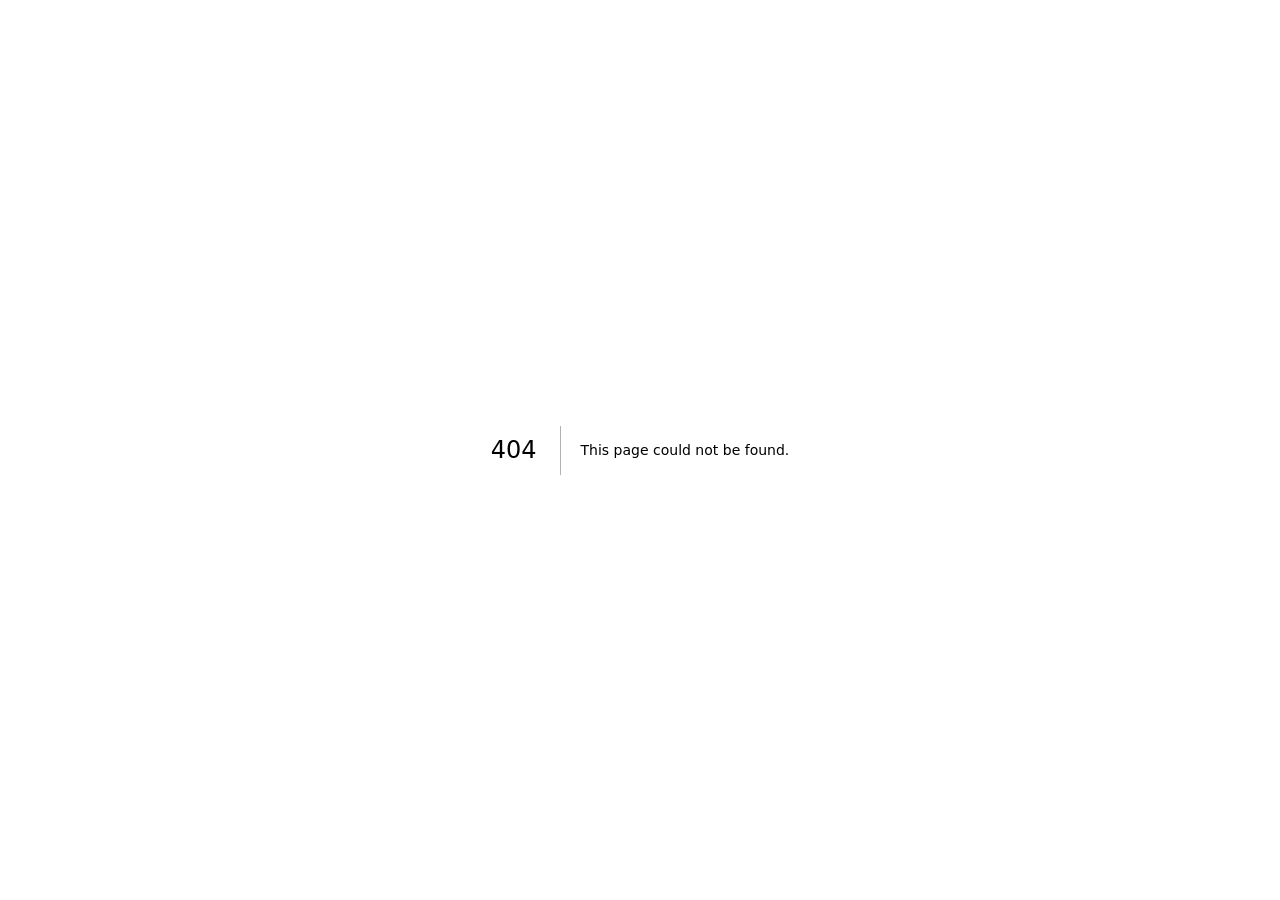
<file: 404/index.html>
<!DOCTYPE html><html lang="es"><head><meta charSet="utf-8"/><meta name="viewport" content="width=device-width, initial-scale=1"/><link rel="stylesheet" href="/_next/static/css/8d6e14805297ee27.css" data-precedence="next"/><link rel="preload" as="script" fetchPriority="low" href="/_next/static/chunks/webpack-03f64933e51f678c.js"/><script src="/_next/static/chunks/4bd1b696-989d33d1584df2ab.js" async=""></script><script src="/_next/static/chunks/684-a89a5f065868209f.js" async=""></script><script src="/_next/static/chunks/main-app-d50b58dc46199a70.js" async=""></script><meta name="robots" content="noindex"/><title>404: This page could not be found.</title><title>CIMAL Technology - Gestión Empresarial Avanzada</title><meta name="description" content="Plataforma integral para la gestión empresarial moderna"/><meta name="generator" content="v0.dev"/><script src="/_next/static/chunks/polyfills-42372ed130431b0a.js" noModule=""></script></head><body class="__className_e8ce0c"><!--$--><div style="font-family:system-ui,&quot;Segoe UI&quot;,Roboto,Helvetica,Arial,sans-serif,&quot;Apple Color Emoji&quot;,&quot;Segoe UI Emoji&quot;;height:100vh;text-align:center;display:flex;flex-direction:column;align-items:center;justify-content:center"><div><style>body{color:#000;background:#fff;margin:0}.next-error-h1{border-right:1px solid rgba(0,0,0,.3)}@media (prefers-color-scheme:dark){body{color:#fff;background:#000}.next-error-h1{border-right:1px solid rgba(255,255,255,.3)}}</style><h1 class="next-error-h1" style="display:inline-block;margin:0 20px 0 0;padding:0 23px 0 0;font-size:24px;font-weight:500;vertical-align:top;line-height:49px">404</h1><div style="display:inline-block"><h2 style="font-size:14px;font-weight:400;line-height:49px;margin:0">This page could not be found.</h2></div></div></div><!--/$--><script src="/_next/static/chunks/webpack-03f64933e51f678c.js" async=""></script><script>(self.__next_f=self.__next_f||[]).push([0])</script><script>self.__next_f.push([1,"1:\"$Sreact.fragment\"\n2:I[7555,[],\"\"]\n3:I[1295,[],\"\"]\n4:I[9665,[],\"OutletBoundary\"]\n7:I[9665,[],\"ViewportBoundary\"]\n9:I[9665,[],\"MetadataBoundary\"]\nb:I[6614,[],\"\"]\n:HL[\"/_next/static/css/8d6e14805297ee27.css\",\"style\"]\n"])</script><script>self.__next_f.push([1,"0:{\"P\":null,\"b\":\"hSJZKUTcvy3rFq6ZpjVTQ\",\"p\":\"\",\"c\":[\"\",\"_not-found\",\"\"],\"i\":false,\"f\":[[[\"\",{\"children\":[\"/_not-found\",{\"children\":[\"__PAGE__\",{}]}]},\"$undefined\",\"$undefined\",true],[\"\",[\"$\",\"$1\",\"c\",{\"children\":[[[\"$\",\"link\",\"0\",{\"rel\":\"stylesheet\",\"href\":\"/_next/static/css/8d6e14805297ee27.css\",\"precedence\":\"next\",\"crossOrigin\":\"$undefined\",\"nonce\":\"$undefined\"}]],[\"$\",\"html\",null,{\"lang\":\"es\",\"children\":[\"$\",\"body\",null,{\"className\":\"__className_e8ce0c\",\"children\":[\"$\",\"$L2\",null,{\"parallelRouterKey\":\"children\",\"error\":\"$undefined\",\"errorStyles\":\"$undefined\",\"errorScripts\":\"$undefined\",\"template\":[\"$\",\"$L3\",null,{}],\"templateStyles\":\"$undefined\",\"templateScripts\":\"$undefined\",\"notFound\":[[[\"$\",\"title\",null,{\"children\":\"404: This page could not be found.\"}],[\"$\",\"div\",null,{\"style\":{\"fontFamily\":\"system-ui,\\\"Segoe UI\\\",Roboto,Helvetica,Arial,sans-serif,\\\"Apple Color Emoji\\\",\\\"Segoe UI Emoji\\\"\",\"height\":\"100vh\",\"textAlign\":\"center\",\"display\":\"flex\",\"flexDirection\":\"column\",\"alignItems\":\"center\",\"justifyContent\":\"center\"},\"children\":[\"$\",\"div\",null,{\"children\":[[\"$\",\"style\",null,{\"dangerouslySetInnerHTML\":{\"__html\":\"body{color:#000;background:#fff;margin:0}.next-error-h1{border-right:1px solid rgba(0,0,0,.3)}@media (prefers-color-scheme:dark){body{color:#fff;background:#000}.next-error-h1{border-right:1px solid rgba(255,255,255,.3)}}\"}}],[\"$\",\"h1\",null,{\"className\":\"next-error-h1\",\"style\":{\"display\":\"inline-block\",\"margin\":\"0 20px 0 0\",\"padding\":\"0 23px 0 0\",\"fontSize\":24,\"fontWeight\":500,\"verticalAlign\":\"top\",\"lineHeight\":\"49px\"},\"children\":404}],[\"$\",\"div\",null,{\"style\":{\"display\":\"inline-block\"},\"children\":[\"$\",\"h2\",null,{\"style\":{\"fontSize\":14,\"fontWeight\":400,\"lineHeight\":\"49px\",\"margin\":0},\"children\":\"This page could not be found.\"}]}]]}]}]],[]],\"forbidden\":\"$undefined\",\"unauthorized\":\"$undefined\"}]}]}]]}],{\"children\":[\"/_not-found\",[\"$\",\"$1\",\"c\",{\"children\":[null,[\"$\",\"$L2\",null,{\"parallelRouterKey\":\"children\",\"error\":\"$undefined\",\"errorStyles\":\"$undefined\",\"errorScripts\":\"$undefined\",\"template\":[\"$\",\"$L3\",null,{}],\"templateStyles\":\"$undefined\",\"templateScripts\":\"$undefined\",\"notFound\":\"$undefined\",\"forbidden\":\"$undefined\",\"unauthorized\":\"$undefined\"}]]}],{\"children\":[\"__PAGE__\",[\"$\",\"$1\",\"c\",{\"children\":[[[\"$\",\"title\",null,{\"children\":\"404: This page could not be found.\"}],[\"$\",\"div\",null,{\"style\":\"$0:f:0:1:1:props:children:1:props:children:props:children:props:notFound:0:1:props:style\",\"children\":[\"$\",\"div\",null,{\"children\":[[\"$\",\"style\",null,{\"dangerouslySetInnerHTML\":{\"__html\":\"body{color:#000;background:#fff;margin:0}.next-error-h1{border-right:1px solid rgba(0,0,0,.3)}@media (prefers-color-scheme:dark){body{color:#fff;background:#000}.next-error-h1{border-right:1px solid rgba(255,255,255,.3)}}\"}}],[\"$\",\"h1\",null,{\"className\":\"next-error-h1\",\"style\":\"$0:f:0:1:1:props:children:1:props:children:props:children:props:notFound:0:1:props:children:props:children:1:props:style\",\"children\":404}],[\"$\",\"div\",null,{\"style\":\"$0:f:0:1:1:props:children:1:props:children:props:children:props:notFound:0:1:props:children:props:children:2:props:style\",\"children\":[\"$\",\"h2\",null,{\"style\":\"$0:f:0:1:1:props:children:1:props:children:props:children:props:notFound:0:1:props:children:props:children:2:props:children:props:style\",\"children\":\"This page could not be found.\"}]}]]}]}]],\"$undefined\",null,[\"$\",\"$L4\",null,{\"children\":[\"$L5\",\"$L6\",null]}]]}],{},null,false]},null,false]},[null,[],[]],false],[\"$\",\"$1\",\"h\",{\"children\":[[\"$\",\"meta\",null,{\"name\":\"robots\",\"content\":\"noindex\"}],[\"$\",\"$1\",\"eZRTWD-0dxJBj9VeNRP_H\",{\"children\":[[\"$\",\"$L7\",null,{\"children\":\"$L8\"}],null]}],[\"$\",\"$L9\",null,{\"children\":\"$La\"}]]}],false]],\"m\":\"$undefined\",\"G\":[\"$b\",\"$undefined\"],\"s\":false,\"S\":true}\n"])</script><script>self.__next_f.push([1,"8:[[\"$\",\"meta\",\"0\",{\"charSet\":\"utf-8\"}],[\"$\",\"meta\",\"1\",{\"name\":\"viewport\",\"content\":\"width=device-width, initial-scale=1\"}]]\n5:null\n"])</script><script>self.__next_f.push([1,"6:null\na:[[\"$\",\"title\",\"0\",{\"children\":\"CIMAL Technology - Gestión Empresarial Avanzada\"}],[\"$\",\"meta\",\"1\",{\"name\":\"description\",\"content\":\"Plataforma integral para la gestión empresarial moderna\"}],[\"$\",\"meta\",\"2\",{\"name\":\"generator\",\"content\":\"v0.dev\"}]]\n"])</script></body></html>
</file>
<file: _next/static/css/8d6e14805297ee27.css>
@font-face{font-family:Inter;font-style:normal;font-weight:100 900;font-display:swap;src:url(/_next/static/media/55c55f0601d81cf3-s.woff2) format("woff2");unicode-range:u+0460-052f,u+1c80-1c8a,u+20b4,u+2de0-2dff,u+a640-a69f,u+fe2e-fe2f}@font-face{font-family:Inter;font-style:normal;font-weight:100 900;font-display:swap;src:url(/_next/static/media/26a46d62cd723877-s.woff2) format("woff2");unicode-range:u+0301,u+0400-045f,u+0490-0491,u+04b0-04b1,u+2116}@font-face{font-family:Inter;font-style:normal;font-weight:100 900;font-display:swap;src:url(/_next/static/media/97e0cb1ae144a2a9-s.woff2) format("woff2");unicode-range:u+1f??}@font-face{font-family:Inter;font-style:normal;font-weight:100 900;font-display:swap;src:url(/_next/static/media/581909926a08bbc8-s.woff2) format("woff2");unicode-range:u+0370-0377,u+037a-037f,u+0384-038a,u+038c,u+038e-03a1,u+03a3-03ff}@font-face{font-family:Inter;font-style:normal;font-weight:100 900;font-display:swap;src:url(/_next/static/media/df0a9ae256c0569c-s.woff2) format("woff2");unicode-range:u+0102-0103,u+0110-0111,u+0128-0129,u+0168-0169,u+01a0-01a1,u+01af-01b0,u+0300-0301,u+0303-0304,u+0308-0309,u+0323,u+0329,u+1ea0-1ef9,u+20ab}@font-face{font-family:Inter;font-style:normal;font-weight:100 900;font-display:swap;src:url(/_next/static/media/8e9860b6e62d6359-s.woff2) format("woff2");unicode-range:u+0100-02ba,u+02bd-02c5,u+02c7-02cc,u+02ce-02d7,u+02dd-02ff,u+0304,u+0308,u+0329,u+1d00-1dbf,u+1e00-1e9f,u+1ef2-1eff,u+2020,u+20a0-20ab,u+20ad-20c0,u+2113,u+2c60-2c7f,u+a720-a7ff}@font-face{font-family:Inter;font-style:normal;font-weight:100 900;font-display:swap;src:url(/_next/static/media/e4af272ccee01ff0-s.p.woff2) format("woff2");unicode-range:u+00??,u+0131,u+0152-0153,u+02bb-02bc,u+02c6,u+02da,u+02dc,u+0304,u+0308,u+0329,u+2000-206f,u+20ac,u+2122,u+2191,u+2193,u+2212,u+2215,u+feff,u+fffd}@font-face{font-family:Inter Fallback;src:local("Arial");ascent-override:90.44%;descent-override:22.52%;line-gap-override:0.00%;size-adjust:107.12%}.__className_e8ce0c{font-family:Inter,Inter Fallback;font-style:normal}*,:after,:before{--tw-border-spacing-x:0;--tw-border-spacing-y:0;--tw-translate-x:0;--tw-translate-y:0;--tw-rotate:0;--tw-skew-x:0;--tw-skew-y:0;--tw-scale-x:1;--tw-scale-y:1;--tw-pan-x: ;--tw-pan-y: ;--tw-pinch-zoom: ;--tw-scroll-snap-strictness:proximity;--tw-gradient-from-position: ;--tw-gradient-via-position: ;--tw-gradient-to-position: ;--tw-ordinal: ;--tw-slashed-zero: ;--tw-numeric-figure: ;--tw-numeric-spacing: ;--tw-numeric-fraction: ;--tw-ring-inset: ;--tw-ring-offset-width:0px;--tw-ring-offset-color:#fff;--tw-ring-color:rgb(59 130 246/0.5);--tw-ring-offset-shadow:0 0 #0000;--tw-ring-shadow:0 0 #0000;--tw-shadow:0 0 #0000;--tw-shadow-colored:0 0 #0000;--tw-blur: ;--tw-brightness: ;--tw-contrast: ;--tw-grayscale: ;--tw-hue-rotate: ;--tw-invert: ;--tw-saturate: ;--tw-sepia: ;--tw-drop-shadow: ;--tw-backdrop-blur: ;--tw-backdrop-brightness: ;--tw-backdrop-contrast: ;--tw-backdrop-grayscale: ;--tw-backdrop-hue-rotate: ;--tw-backdrop-invert: ;--tw-backdrop-opacity: ;--tw-backdrop-saturate: ;--tw-backdrop-sepia: ;--tw-contain-size: ;--tw-contain-layout: ;--tw-contain-paint: ;--tw-contain-style: }::backdrop{--tw-border-spacing-x:0;--tw-border-spacing-y:0;--tw-translate-x:0;--tw-translate-y:0;--tw-rotate:0;--tw-skew-x:0;--tw-skew-y:0;--tw-scale-x:1;--tw-scale-y:1;--tw-pan-x: ;--tw-pan-y: ;--tw-pinch-zoom: ;--tw-scroll-snap-strictness:proximity;--tw-gradient-from-position: ;--tw-gradient-via-position: ;--tw-gradient-to-position: ;--tw-ordinal: ;--tw-slashed-zero: ;--tw-numeric-figure: ;--tw-numeric-spacing: ;--tw-numeric-fraction: ;--tw-ring-inset: ;--tw-ring-offset-width:0px;--tw-ring-offset-color:#fff;--tw-ring-color:rgb(59 130 246/0.5);--tw-ring-offset-shadow:0 0 #0000;--tw-ring-shadow:0 0 #0000;--tw-shadow:0 0 #0000;--tw-shadow-colored:0 0 #0000;--tw-blur: ;--tw-brightness: ;--tw-contrast: ;--tw-grayscale: ;--tw-hue-rotate: ;--tw-invert: ;--tw-saturate: ;--tw-sepia: ;--tw-drop-shadow: ;--tw-backdrop-blur: ;--tw-backdrop-brightness: ;--tw-backdrop-contrast: ;--tw-backdrop-grayscale: ;--tw-backdrop-hue-rotate: ;--tw-backdrop-invert: ;--tw-backdrop-opacity: ;--tw-backdrop-saturate: ;--tw-backdrop-sepia: ;--tw-contain-size: ;--tw-contain-layout: ;--tw-contain-paint: ;--tw-contain-style: }/*
! tailwindcss v3.4.17 | MIT License | https://tailwindcss.com
*/*,:after,:before{box-sizing:border-box;border:0 solid #e5e7eb}:after,:before{--tw-content:""}:host,html{line-height:1.5;-webkit-text-size-adjust:100%;-moz-tab-size:4;tab-size:4;font-family:ui-sans-serif,system-ui,sans-serif,Apple Color Emoji,Segoe UI Emoji,Segoe UI Symbol,Noto Color Emoji;font-feature-settings:normal;font-variation-settings:normal;-webkit-tap-highlight-color:transparent}body{margin:0;line-height:inherit}hr{height:0;color:inherit;border-top-width:1px}abbr:where([title]){text-decoration:underline dotted}h1,h2,h3,h4,h5,h6{font-size:inherit;font-weight:inherit}a{color:inherit;text-decoration:inherit}b,strong{font-weight:bolder}code,kbd,pre,samp{font-family:ui-monospace,SFMono-Regular,Menlo,Monaco,Consolas,Liberation Mono,Courier New,monospace;font-feature-settings:normal;font-variation-settings:normal;font-size:1em}small{font-size:80%}sub,sup{font-size:75%;line-height:0;position:relative;vertical-align:baseline}sub{bottom:-.25em}sup{top:-.5em}table{text-indent:0;border-color:inherit;border-collapse:collapse}button,input,optgroup,select,textarea{font-family:inherit;font-feature-settings:inherit;font-variation-settings:inherit;font-size:100%;font-weight:inherit;line-height:inherit;letter-spacing:inherit;color:inherit;margin:0;padding:0}button,select{text-transform:none}button,input:where([type=button]),input:where([type=reset]),input:where([type=submit]){-webkit-appearance:button;background-color:transparent;background-image:none}:-moz-focusring{outline:auto}:-moz-ui-invalid{box-shadow:none}progress{vertical-align:baseline}::-webkit-inner-spin-button,::-webkit-outer-spin-button{height:auto}[type=search]{-webkit-appearance:textfield;outline-offset:-2px}::-webkit-search-decoration{-webkit-appearance:none}::-webkit-file-upload-button{-webkit-appearance:button;font:inherit}summary{display:list-item}blockquote,dd,dl,figure,h1,h2,h3,h4,h5,h6,hr,p,pre{margin:0}fieldset{margin:0}fieldset,legend{padding:0}menu,ol,ul{list-style:none;margin:0;padding:0}dialog{padding:0}textarea{resize:vertical}input::placeholder,textarea::placeholder{opacity:1;color:#9ca3af}[role=button],button{cursor:pointer}:disabled{cursor:default}audio,canvas,embed,iframe,img,object,svg,video{display:block;vertical-align:middle}img,video{max-width:100%;height:auto}[hidden]:where(:not([hidden=until-found])){display:none}:root{--background:0 0% 100%;--foreground:0 0% 3.9%;--card:0 0% 100%;--card-foreground:0 0% 3.9%;--popover:0 0% 100%;--popover-foreground:0 0% 3.9%;--primary:0 0% 9%;--primary-foreground:0 0% 98%;--secondary:0 0% 96.1%;--secondary-foreground:0 0% 9%;--muted:0 0% 96.1%;--muted-foreground:0 0% 45.1%;--accent:0 0% 96.1%;--accent-foreground:0 0% 9%;--destructive:0 84.2% 60.2%;--destructive-foreground:0 0% 98%;--border:0 0% 89.8%;--input:0 0% 89.8%;--ring:0 0% 3.9%;--chart-1:12 76% 61%;--chart-2:173 58% 39%;--chart-3:197 37% 24%;--chart-4:43 74% 66%;--chart-5:27 87% 67%;--radius:0.5rem;--sidebar-background:0 0% 98%;--sidebar-foreground:240 5.3% 26.1%;--sidebar-primary:240 5.9% 10%;--sidebar-primary-foreground:0 0% 98%;--sidebar-accent:240 4.8% 95.9%;--sidebar-accent-foreground:240 5.9% 10%;--sidebar-border:220 13% 91%;--sidebar-ring:217.2 91.2% 59.8%}.dark{--background:0 0% 3.9%;--foreground:0 0% 98%;--card:0 0% 3.9%;--card-foreground:0 0% 98%;--popover:0 0% 3.9%;--popover-foreground:0 0% 98%;--primary:0 0% 98%;--primary-foreground:0 0% 9%;--secondary:0 0% 14.9%;--secondary-foreground:0 0% 98%;--muted:0 0% 14.9%;--muted-foreground:0 0% 63.9%;--accent:0 0% 14.9%;--accent-foreground:0 0% 98%;--destructive:0 62.8% 30.6%;--destructive-foreground:0 0% 98%;--border:0 0% 14.9%;--input:0 0% 14.9%;--ring:0 0% 83.1%;--chart-1:220 70% 50%;--chart-2:160 60% 45%;--chart-3:30 80% 55%;--chart-4:280 65% 60%;--chart-5:340 75% 55%;--sidebar-background:240 5.9% 10%;--sidebar-foreground:240 4.8% 95.9%;--sidebar-primary:224.3 76.3% 48%;--sidebar-primary-foreground:0 0% 100%;--sidebar-accent:240 3.7% 15.9%;--sidebar-accent-foreground:240 4.8% 95.9%;--sidebar-border:240 3.7% 15.9%;--sidebar-ring:217.2 91.2% 59.8%}*{border-color:hsl(var(--border))}body{background-color:hsl(var(--background));color:hsl(var(--foreground))}.sr-only{position:absolute;width:1px;height:1px;padding:0;margin:-1px;overflow:hidden;clip:rect(0,0,0,0);white-space:nowrap;border-width:0}.pointer-events-none{pointer-events:none}.pointer-events-auto{pointer-events:auto}.visible{visibility:visible}.invisible{visibility:hidden}.fixed{position:fixed}.absolute{position:absolute}.relative{position:relative}.sticky{position:sticky}.inset-0{inset:0}.inset-x-0{left:0;right:0}.inset-y-0{top:0;bottom:0}.-bottom-12{bottom:-3rem}.-left-12{left:-3rem}.-right-1{right:-.25rem}.-right-12{right:-3rem}.-top-1{top:-.25rem}.-top-12{top:-3rem}.bottom-0{bottom:0}.left-0{left:0}.left-1\/2{left:50%}.left-2{left:.5rem}.left-3{left:.75rem}.left-\[50\%\]{left:50%}.right-0{right:0}.right-1{right:.25rem}.right-2{right:.5rem}.right-3{right:.75rem}.right-4{right:1rem}.top-0{top:0}.top-1\.5{top:.375rem}.top-1\/2{top:50%}.top-16{top:4rem}.top-2{top:.5rem}.top-3\.5{top:.875rem}.top-4{top:1rem}.top-\[1px\]{top:1px}.top-\[50\%\]{top:50%}.top-\[60\%\]{top:60%}.top-full{top:100%}.z-10{z-index:10}.z-20{z-index:20}.z-50{z-index:50}.z-\[100\]{z-index:100}.z-\[1\]{z-index:1}.col-span-1{grid-column:span 1/span 1}.col-span-2{grid-column:span 2/span 2}.col-span-5{grid-column:span 5/span 5}.-mx-1{margin-left:-.25rem;margin-right:-.25rem}.mx-2{margin-left:.5rem;margin-right:.5rem}.mx-3\.5{margin-left:.875rem;margin-right:.875rem}.mx-auto{margin-left:auto;margin-right:auto}.my-0\.5{margin-top:.125rem;margin-bottom:.125rem}.my-1{margin-top:.25rem;margin-bottom:.25rem}.-ml-4{margin-left:-1rem}.-mt-4{margin-top:-1rem}.mb-1{margin-bottom:.25rem}.mb-2{margin-bottom:.5rem}.mb-3{margin-bottom:.75rem}.mb-4{margin-bottom:1rem}.mb-6{margin-bottom:1.5rem}.mb-8{margin-bottom:2rem}.ml-1{margin-left:.25rem}.ml-72{margin-left:18rem}.ml-auto{margin-left:auto}.mr-1\.5{margin-right:.375rem}.mr-2{margin-right:.5rem}.mt-1{margin-top:.25rem}.mt-1\.5{margin-top:.375rem}.mt-2{margin-top:.5rem}.mt-24{margin-top:6rem}.mt-3{margin-top:.75rem}.mt-4{margin-top:1rem}.mt-8{margin-top:2rem}.mt-auto{margin-top:auto}.block{display:block}.flex{display:flex}.inline-flex{display:inline-flex}.table{display:table}.grid{display:grid}.hidden{display:none}.aspect-square{aspect-ratio:1/1}.aspect-video{aspect-ratio:16/9}.size-4{width:1rem;height:1rem}.size-\[--cell-size\]{width:var(--cell-size);height:var(--cell-size)}.h-0{height:0}.h-1\.5{height:.375rem}.h-10{height:2.5rem}.h-11{height:2.75rem}.h-12{height:3rem}.h-16{height:4rem}.h-2{height:.5rem}.h-2\.5{height:.625rem}.h-24{height:6rem}.h-3{height:.75rem}.h-3\.5{height:.875rem}.h-4{height:1rem}.h-48{height:12rem}.h-5{height:1.25rem}.h-6{height:1.5rem}.h-64{height:16rem}.h-7{height:1.75rem}.h-8{height:2rem}.h-9{height:2.25rem}.h-\[--cell-size\]{height:var(--cell-size)}.h-\[1px\]{height:1px}.h-\[calc\(100vh-4rem\)\]{height:calc(100vh - 4rem)}.h-\[var\(--radix-navigation-menu-viewport-height\)\]{height:var(--radix-navigation-menu-viewport-height)}.h-\[var\(--radix-select-trigger-height\)\]{height:var(--radix-select-trigger-height)}.h-auto{height:auto}.h-full{height:100%}.h-px{height:1px}.h-svh{height:100svh}.max-h-96{max-height:24rem}.max-h-\[300px\]{max-height:300px}.max-h-\[65vh\]{max-height:65vh}.max-h-\[70vh\]{max-height:70vh}.max-h-screen{max-height:100vh}.min-h-0{min-height:0}.min-h-\[100px\]{min-height:100px}.min-h-\[120px\]{min-height:120px}.min-h-\[80px\]{min-height:80px}.min-h-screen{min-height:100vh}.min-h-svh{min-height:100svh}.w-0{width:0}.w-1{width:.25rem}.w-1\/3{width:33.333333%}.w-10{width:2.5rem}.w-11{width:2.75rem}.w-12{width:3rem}.w-16{width:4rem}.w-2{width:.5rem}.w-2\.5{width:.625rem}.w-3{width:.75rem}.w-3\.5{width:.875rem}.w-3\/4{width:75%}.w-4{width:1rem}.w-48{width:12rem}.w-5{width:1.25rem}.w-6{width:1.5rem}.w-64{width:16rem}.w-7{width:1.75rem}.w-72{width:18rem}.w-8{width:2rem}.w-80{width:20rem}.w-9{width:2.25rem}.w-\[--cell-size\]{width:var(--cell-size)}.w-\[--sidebar-width\]{width:var(--sidebar-width)}.w-\[100px\]{width:100px}.w-\[1px\]{width:1px}.w-\[90\%\]{width:90%}.w-auto{width:auto}.w-fit{width:fit-content}.w-full{width:100%}.w-max{width:max-content}.w-px{width:1px}.min-w-0{min-width:0}.min-w-10{min-width:2.5rem}.min-w-11{min-width:2.75rem}.min-w-5{min-width:1.25rem}.min-w-9{min-width:2.25rem}.min-w-\[--cell-size\]{min-width:var(--cell-size)}.min-w-\[12rem\]{min-width:12rem}.min-w-\[8rem\]{min-width:8rem}.min-w-\[var\(--radix-select-trigger-width\)\]{min-width:var(--radix-select-trigger-width)}.max-w-2xl{max-width:42rem}.max-w-3xl{max-width:48rem}.max-w-4xl{max-width:56rem}.max-w-\[--skeleton-width\]{max-width:var(--skeleton-width)}.max-w-lg{max-width:32rem}.max-w-max{max-width:max-content}.flex-1{flex:1 1 0%}.flex-shrink-0,.shrink-0{flex-shrink:0}.grow{flex-grow:1}.grow-0{flex-grow:0}.basis-full{flex-basis:100%}.caption-bottom{caption-side:bottom}.border-collapse{border-collapse:collapse}.-translate-x-1\/2{--tw-translate-x:-50%}.-translate-x-1\/2,.-translate-x-px{transform:translate(var(--tw-translate-x),var(--tw-translate-y)) rotate(var(--tw-rotate)) skewX(var(--tw-skew-x)) skewY(var(--tw-skew-y)) scaleX(var(--tw-scale-x)) scaleY(var(--tw-scale-y))}.-translate-x-px{--tw-translate-x:-1px}.-translate-y-1\/2{--tw-translate-y:-50%}.-translate-y-1\/2,.translate-x-\[-50\%\]{transform:translate(var(--tw-translate-x),var(--tw-translate-y)) rotate(var(--tw-rotate)) skewX(var(--tw-skew-x)) skewY(var(--tw-skew-y)) scaleX(var(--tw-scale-x)) scaleY(var(--tw-scale-y))}.translate-x-\[-50\%\]{--tw-translate-x:-50%}.translate-x-px{--tw-translate-x:1px}.translate-x-px,.translate-y-\[-50\%\]{transform:translate(var(--tw-translate-x),var(--tw-translate-y)) rotate(var(--tw-rotate)) skewX(var(--tw-skew-x)) skewY(var(--tw-skew-y)) scaleX(var(--tw-scale-x)) scaleY(var(--tw-scale-y))}.translate-y-\[-50\%\]{--tw-translate-y:-50%}.rotate-45{--tw-rotate:45deg}.rotate-45,.rotate-90{transform:translate(var(--tw-translate-x),var(--tw-translate-y)) rotate(var(--tw-rotate)) skewX(var(--tw-skew-x)) skewY(var(--tw-skew-y)) scaleX(var(--tw-scale-x)) scaleY(var(--tw-scale-y))}.rotate-90{--tw-rotate:90deg}.transform{transform:translate(var(--tw-translate-x),var(--tw-translate-y)) rotate(var(--tw-rotate)) skewX(var(--tw-skew-x)) skewY(var(--tw-skew-y)) scaleX(var(--tw-scale-x)) scaleY(var(--tw-scale-y))}@keyframes pulse{50%{opacity:.5}}.animate-pulse{animation:pulse 2s cubic-bezier(.4,0,.6,1) infinite}.cursor-default{cursor:default}.cursor-pointer{cursor:pointer}.touch-none{touch-action:none}.select-none{user-select:none}.list-none{list-style-type:none}.grid-cols-1{grid-template-columns:repeat(1,minmax(0,1fr))}.grid-cols-12{grid-template-columns:repeat(12,minmax(0,1fr))}.grid-cols-2{grid-template-columns:repeat(2,minmax(0,1fr))}.grid-cols-3{grid-template-columns:repeat(3,minmax(0,1fr))}.grid-cols-4{grid-template-columns:repeat(4,minmax(0,1fr))}.grid-cols-5{grid-template-columns:repeat(5,minmax(0,1fr))}.flex-row{flex-direction:row}.flex-col{flex-direction:column}.flex-col-reverse{flex-direction:column-reverse}.flex-wrap{flex-wrap:wrap}.items-start{align-items:flex-start}.items-end{align-items:flex-end}.items-center{align-items:center}.items-stretch{align-items:stretch}.justify-start{justify-content:flex-start}.justify-end{justify-content:flex-end}.justify-center{justify-content:center}.justify-between{justify-content:space-between}.gap-1{gap:.25rem}.gap-1\.5{gap:.375rem}.gap-2{gap:.5rem}.gap-4{gap:1rem}.gap-6{gap:1.5rem}.gap-8{gap:2rem}.space-x-1>:not([hidden])~:not([hidden]){--tw-space-x-reverse:0;margin-right:calc(.25rem * var(--tw-space-x-reverse));margin-left:calc(.25rem * calc(1 - var(--tw-space-x-reverse)))}.space-x-2>:not([hidden])~:not([hidden]){--tw-space-x-reverse:0;margin-right:calc(.5rem * var(--tw-space-x-reverse));margin-left:calc(.5rem * calc(1 - var(--tw-space-x-reverse)))}.space-x-3>:not([hidden])~:not([hidden]){--tw-space-x-reverse:0;margin-right:calc(.75rem * var(--tw-space-x-reverse));margin-left:calc(.75rem * calc(1 - var(--tw-space-x-reverse)))}.space-x-4>:not([hidden])~:not([hidden]){--tw-space-x-reverse:0;margin-right:calc(1rem * var(--tw-space-x-reverse));margin-left:calc(1rem * calc(1 - var(--tw-space-x-reverse)))}.space-y-1>:not([hidden])~:not([hidden]){--tw-space-y-reverse:0;margin-top:calc(.25rem * calc(1 - var(--tw-space-y-reverse)));margin-bottom:calc(.25rem * var(--tw-space-y-reverse))}.space-y-1\.5>:not([hidden])~:not([hidden]){--tw-space-y-reverse:0;margin-top:calc(.375rem * calc(1 - var(--tw-space-y-reverse)));margin-bottom:calc(.375rem * var(--tw-space-y-reverse))}.space-y-2>:not([hidden])~:not([hidden]){--tw-space-y-reverse:0;margin-top:calc(.5rem * calc(1 - var(--tw-space-y-reverse)));margin-bottom:calc(.5rem * var(--tw-space-y-reverse))}.space-y-3>:not([hidden])~:not([hidden]){--tw-space-y-reverse:0;margin-top:calc(.75rem * calc(1 - var(--tw-space-y-reverse)));margin-bottom:calc(.75rem * var(--tw-space-y-reverse))}.space-y-4>:not([hidden])~:not([hidden]){--tw-space-y-reverse:0;margin-top:calc(1rem * calc(1 - var(--tw-space-y-reverse)));margin-bottom:calc(1rem * var(--tw-space-y-reverse))}.space-y-6>:not([hidden])~:not([hidden]){--tw-space-y-reverse:0;margin-top:calc(1.5rem * calc(1 - var(--tw-space-y-reverse)));margin-bottom:calc(1.5rem * var(--tw-space-y-reverse))}.space-y-8>:not([hidden])~:not([hidden]){--tw-space-y-reverse:0;margin-top:calc(2rem * calc(1 - var(--tw-space-y-reverse)));margin-bottom:calc(2rem * var(--tw-space-y-reverse))}.overflow-auto{overflow:auto}.overflow-hidden{overflow:hidden}.overflow-y-auto{overflow-y:auto}.overflow-x-hidden{overflow-x:hidden}.whitespace-nowrap{white-space:nowrap}.break-words{overflow-wrap:break-word}.rounded-\[2px\]{border-radius:2px}.rounded-\[inherit\]{border-radius:inherit}.rounded-full{border-radius:9999px}.rounded-lg{border-radius:var(--radius)}.rounded-md{border-radius:calc(var(--radius) - 2px)}.rounded-none{border-radius:0}.rounded-sm{border-radius:calc(var(--radius) - 4px)}.rounded-xl{border-radius:.75rem}.rounded-l-md{border-top-left-radius:calc(var(--radius) - 2px);border-bottom-left-radius:calc(var(--radius) - 2px)}.rounded-r-md{border-top-right-radius:calc(var(--radius) - 2px);border-bottom-right-radius:calc(var(--radius) - 2px)}.rounded-t-\[10px\]{border-top-left-radius:10px;border-top-right-radius:10px}.rounded-t-lg{border-top-left-radius:var(--radius);border-top-right-radius:var(--radius)}.rounded-tl-sm{border-top-left-radius:calc(var(--radius) - 4px)}.border{border-width:1px}.border-0{border-width:0}.border-2{border-width:2px}.border-\[1\.5px\]{border-width:1.5px}.border-y{border-top-width:1px}.border-b,.border-y{border-bottom-width:1px}.border-b-\[8px\]{border-bottom-width:8px}.border-l{border-left-width:1px}.border-l-4{border-left-width:4px}.border-l-\[12px\]{border-left-width:12px}.border-r{border-right-width:1px}.border-t{border-top-width:1px}.border-t-\[8px\]{border-top-width:8px}.border-dashed{border-style:dashed}.border-\[--color-border\]{border-color:var(--color-border)}.border-blue-200{--tw-border-opacity:1;border-color:rgb(191 219 254/var(--tw-border-opacity,1))}.border-border\/50{border-color:hsl(var(--border)/.5)}.border-destructive{border-color:hsl(var(--destructive))}.border-destructive\/50{border-color:hsl(var(--destructive)/.5)}.border-green-200{--tw-border-opacity:1;border-color:rgb(187 247 208/var(--tw-border-opacity,1))}.border-input{border-color:hsl(var(--input))}.border-primary{border-color:hsl(var(--primary))}.border-red-200{--tw-border-opacity:1;border-color:rgb(254 202 202/var(--tw-border-opacity,1))}.border-sidebar-border{border-color:hsl(var(--sidebar-border))}.border-slate-200{--tw-border-opacity:1;border-color:rgb(226 232 240/var(--tw-border-opacity,1))}.border-slate-200\/60{border-color:rgb(226 232 240/.6)}.border-slate-300{--tw-border-opacity:1;border-color:rgb(203 213 225/var(--tw-border-opacity,1))}.border-transparent{border-color:transparent}.border-yellow-200{--tw-border-opacity:1;border-color:rgb(254 240 138/var(--tw-border-opacity,1))}.border-b-transparent{border-bottom-color:transparent}.border-l-red-500{--tw-border-opacity:1;border-left-color:rgb(239 68 68/var(--tw-border-opacity,1))}.border-l-transparent{border-left-color:transparent}.border-l-white{--tw-border-opacity:1;border-left-color:rgb(255 255 255/var(--tw-border-opacity,1))}.border-l-yellow-500{--tw-border-opacity:1;border-left-color:rgb(234 179 8/var(--tw-border-opacity,1))}.border-t-transparent{border-top-color:transparent}.bg-\[--color-bg\]{background-color:var(--color-bg)}.bg-accent{background-color:hsl(var(--accent))}.bg-background{background-color:hsl(var(--background))}.bg-black\/80{background-color:rgb(0 0 0/.8)}.bg-blue-100{--tw-bg-opacity:1;background-color:rgb(219 234 254/var(--tw-bg-opacity,1))}.bg-blue-50{--tw-bg-opacity:1;background-color:rgb(239 246 255/var(--tw-bg-opacity,1))}.bg-blue-600{--tw-bg-opacity:1;background-color:rgb(37 99 235/var(--tw-bg-opacity,1))}.bg-border{background-color:hsl(var(--border))}.bg-card{background-color:hsl(var(--card))}.bg-destructive{background-color:hsl(var(--destructive))}.bg-foreground{background-color:hsl(var(--foreground))}.bg-green-100{--tw-bg-opacity:1;background-color:rgb(220 252 231/var(--tw-bg-opacity,1))}.bg-green-50{--tw-bg-opacity:1;background-color:rgb(240 253 244/var(--tw-bg-opacity,1))}.bg-muted{background-color:hsl(var(--muted))}.bg-muted\/50{background-color:hsl(var(--muted)/.5)}.bg-popover{background-color:hsl(var(--popover))}.bg-primary{background-color:hsl(var(--primary))}.bg-purple-100{--tw-bg-opacity:1;background-color:rgb(243 232 255/var(--tw-bg-opacity,1))}.bg-red-100{--tw-bg-opacity:1;background-color:rgb(254 226 226/var(--tw-bg-opacity,1))}.bg-red-50{--tw-bg-opacity:1;background-color:rgb(254 242 242/var(--tw-bg-opacity,1))}.bg-red-500{--tw-bg-opacity:1;background-color:rgb(239 68 68/var(--tw-bg-opacity,1))}.bg-secondary{background-color:hsl(var(--secondary))}.bg-sidebar{background-color:hsl(var(--sidebar-background))}.bg-sidebar-border{background-color:hsl(var(--sidebar-border))}.bg-slate-100{--tw-bg-opacity:1;background-color:rgb(241 245 249/var(--tw-bg-opacity,1))}.bg-slate-100\/80{background-color:rgb(241 245 249/.8)}.bg-slate-100\/90{background-color:rgb(241 245 249/.9)}.bg-slate-200{--tw-bg-opacity:1;background-color:rgb(226 232 240/var(--tw-bg-opacity,1))}.bg-slate-400{--tw-bg-opacity:1;background-color:rgb(148 163 184/var(--tw-bg-opacity,1))}.bg-slate-50{--tw-bg-opacity:1;background-color:rgb(248 250 252/var(--tw-bg-opacity,1))}.bg-slate-50\/50{background-color:rgb(248 250 252/.5)}.bg-transparent{background-color:transparent}.bg-white\/60{background-color:rgb(255 255 255/.6)}.bg-white\/80{background-color:rgb(255 255 255/.8)}.bg-white\/90{background-color:rgb(255 255 255/.9)}.bg-yellow-100{--tw-bg-opacity:1;background-color:rgb(254 249 195/var(--tw-bg-opacity,1))}.bg-yellow-50{--tw-bg-opacity:1;background-color:rgb(254 252 232/var(--tw-bg-opacity,1))}.bg-gradient-to-br{background-image:linear-gradient(to bottom right,var(--tw-gradient-stops))}.bg-gradient-to-r{background-image:linear-gradient(to right,var(--tw-gradient-stops))}.from-blue-500{--tw-gradient-from:#3b82f6 var(--tw-gradient-from-position);--tw-gradient-to:rgb(59 130 246/0) var(--tw-gradient-to-position);--tw-gradient-stops:var(--tw-gradient-from),var(--tw-gradient-to)}.from-blue-600{--tw-gradient-from:#2563eb var(--tw-gradient-from-position);--tw-gradient-to:rgb(37 99 235/0) var(--tw-gradient-to-position);--tw-gradient-stops:var(--tw-gradient-from),var(--tw-gradient-to)}.from-emerald-500{--tw-gradient-from:#10b981 var(--tw-gradient-from-position);--tw-gradient-to:rgb(16 185 129/0) var(--tw-gradient-to-position);--tw-gradient-stops:var(--tw-gradient-from),var(--tw-gradient-to)}.from-emerald-600{--tw-gradient-from:#059669 var(--tw-gradient-from-position);--tw-gradient-to:rgb(5 150 105/0) var(--tw-gradient-to-position);--tw-gradient-stops:var(--tw-gradient-from),var(--tw-gradient-to)}.from-green-500{--tw-gradient-from:#22c55e var(--tw-gradient-from-position);--tw-gradient-to:rgb(34 197 94/0) var(--tw-gradient-to-position);--tw-gradient-stops:var(--tw-gradient-from),var(--tw-gradient-to)}.from-green-600{--tw-gradient-from:#16a34a var(--tw-gradient-from-position);--tw-gradient-to:rgb(22 163 74/0) var(--tw-gradient-to-position);--tw-gradient-stops:var(--tw-gradient-from),var(--tw-gradient-to)}.from-orange-500{--tw-gradient-from:#f97316 var(--tw-gradient-from-position);--tw-gradient-to:rgb(249 115 22/0) var(--tw-gradient-to-position);--tw-gradient-stops:var(--tw-gradient-from),var(--tw-gradient-to)}.from-orange-600{--tw-gradient-from:#ea580c var(--tw-gradient-from-position);--tw-gradient-to:rgb(234 88 12/0) var(--tw-gradient-to-position);--tw-gradient-stops:var(--tw-gradient-from),var(--tw-gradient-to)}.from-purple-500{--tw-gradient-from:#a855f7 var(--tw-gradient-from-position);--tw-gradient-to:rgb(168 85 247/0) var(--tw-gradient-to-position);--tw-gradient-stops:var(--tw-gradient-from),var(--tw-gradient-to)}.from-purple-600{--tw-gradient-from:#9333ea var(--tw-gradient-from-position);--tw-gradient-to:rgb(147 51 234/0) var(--tw-gradient-to-position);--tw-gradient-stops:var(--tw-gradient-from),var(--tw-gradient-to)}.from-red-600{--tw-gradient-from:#dc2626 var(--tw-gradient-from-position);--tw-gradient-to:rgb(220 38 38/0) var(--tw-gradient-to-position);--tw-gradient-stops:var(--tw-gradient-from),var(--tw-gradient-to)}.from-slate-100{--tw-gradient-from:#f1f5f9 var(--tw-gradient-from-position);--tw-gradient-to:rgb(241 245 249/0) var(--tw-gradient-to-position);--tw-gradient-stops:var(--tw-gradient-from),var(--tw-gradient-to)}.from-slate-200{--tw-gradient-from:#e2e8f0 var(--tw-gradient-from-position);--tw-gradient-to:rgb(226 232 240/0) var(--tw-gradient-to-position);--tw-gradient-stops:var(--tw-gradient-from),var(--tw-gradient-to)}.from-slate-50{--tw-gradient-from:#f8fafc var(--tw-gradient-from-position);--tw-gradient-to:rgb(248 250 252/0) var(--tw-gradient-to-position);--tw-gradient-stops:var(--tw-gradient-from),var(--tw-gradient-to)}.from-slate-900{--tw-gradient-from:#0f172a var(--tw-gradient-from-position);--tw-gradient-to:rgb(15 23 42/0) var(--tw-gradient-to-position);--tw-gradient-stops:var(--tw-gradient-from),var(--tw-gradient-to)}.from-yellow-600{--tw-gradient-from:#ca8a04 var(--tw-gradient-from-position);--tw-gradient-to:rgb(202 138 4/0) var(--tw-gradient-to-position);--tw-gradient-stops:var(--tw-gradient-from),var(--tw-gradient-to)}.via-blue-50\/30{--tw-gradient-to:rgb(239 246 255/0) var(--tw-gradient-to-position);--tw-gradient-stops:var(--tw-gradient-from),rgb(239 246 255/0.3) var(--tw-gradient-via-position),var(--tw-gradient-to)}.to-blue-50\/50{--tw-gradient-to:rgb(239 246 255/0.5) var(--tw-gradient-to-position)}.to-blue-600{--tw-gradient-to:#2563eb var(--tw-gradient-to-position)}.to-emerald-500{--tw-gradient-to:#10b981 var(--tw-gradient-to-position)}.to-emerald-600{--tw-gradient-to:#059669 var(--tw-gradient-to-position)}.to-indigo-50\/20{--tw-gradient-to:rgb(238 242 255/0.2) var(--tw-gradient-to-position)}.to-indigo-500{--tw-gradient-to:#6366f1 var(--tw-gradient-to-position)}.to-indigo-600{--tw-gradient-to:#4f46e5 var(--tw-gradient-to-position)}.to-orange-600{--tw-gradient-to:#ea580c var(--tw-gradient-to-position)}.to-pink-500{--tw-gradient-to:#ec4899 var(--tw-gradient-to-position)}.to-pink-600{--tw-gradient-to:#db2777 var(--tw-gradient-to-position)}.to-purple-600{--tw-gradient-to:#9333ea var(--tw-gradient-to-position)}.to-red-500{--tw-gradient-to:#ef4444 var(--tw-gradient-to-position)}.to-red-600{--tw-gradient-to:#dc2626 var(--tw-gradient-to-position)}.to-slate-200{--tw-gradient-to:#e2e8f0 var(--tw-gradient-to-position)}.to-slate-300{--tw-gradient-to:#cbd5e1 var(--tw-gradient-to-position)}.to-slate-700{--tw-gradient-to:#334155 var(--tw-gradient-to-position)}.to-teal-600{--tw-gradient-to:#0d9488 var(--tw-gradient-to-position)}.bg-clip-text{background-clip:text}.fill-current{fill:currentColor}.p-0{padding:0}.p-1{padding:.25rem}.p-2{padding:.5rem}.p-3{padding:.75rem}.p-4{padding:1rem}.p-6{padding:1.5rem}.p-8{padding:2rem}.p-\[1px\]{padding:1px}.px-1{padding-left:.25rem;padding-right:.25rem}.px-2{padding-left:.5rem;padding-right:.5rem}.px-2\.5{padding-left:.625rem;padding-right:.625rem}.px-3{padding-left:.75rem;padding-right:.75rem}.px-4{padding-left:1rem;padding-right:1rem}.px-5{padding-left:1.25rem;padding-right:1.25rem}.px-6{padding-left:1.5rem;padding-right:1.5rem}.px-8{padding-left:2rem;padding-right:2rem}.px-\[--cell-size\]{padding-left:var(--cell-size);padding-right:var(--cell-size)}.py-0\.5{padding-top:.125rem;padding-bottom:.125rem}.py-1{padding-top:.25rem;padding-bottom:.25rem}.py-1\.5{padding-top:.375rem;padding-bottom:.375rem}.py-2{padding-top:.5rem;padding-bottom:.5rem}.py-3{padding-top:.75rem;padding-bottom:.75rem}.py-4{padding-top:1rem;padding-bottom:1rem}.py-6{padding-top:1.5rem;padding-bottom:1.5rem}.pb-3{padding-bottom:.75rem}.pb-4{padding-bottom:1rem}.pl-10{padding-left:2.5rem}.pl-2{padding-left:.5rem}.pl-2\.5{padding-left:.625rem}.pl-4{padding-left:1rem}.pl-6{padding-left:1.5rem}.pl-8{padding-left:2rem}.pr-1{padding-right:.25rem}.pr-2{padding-right:.5rem}.pr-2\.5{padding-right:.625rem}.pr-6{padding-right:1.5rem}.pr-8{padding-right:2rem}.pt-0{padding-top:0}.pt-1{padding-top:.25rem}.pt-3{padding-top:.75rem}.pt-4{padding-top:1rem}.pt-6{padding-top:1.5rem}.text-left{text-align:left}.text-center{text-align:center}.align-middle{vertical-align:middle}.font-mono{font-family:ui-monospace,SFMono-Regular,Menlo,Monaco,Consolas,Liberation Mono,Courier New,monospace}.text-2xl{font-size:1.5rem;line-height:2rem}.text-3xl{font-size:1.875rem;line-height:2.25rem}.text-\[0\.8rem\]{font-size:.8rem}.text-\[10px\]{font-size:10px}.text-base{font-size:1rem;line-height:1.5rem}.text-lg{font-size:1.125rem;line-height:1.75rem}.text-sm{font-size:.875rem;line-height:1.25rem}.text-xl{font-size:1.25rem;line-height:1.75rem}.text-xs{font-size:.75rem;line-height:1rem}.font-bold{font-weight:700}.font-medium{font-weight:500}.font-normal{font-weight:400}.font-semibold{font-weight:600}.tabular-nums{--tw-numeric-spacing:tabular-nums;font-variant-numeric:var(--tw-ordinal) var(--tw-slashed-zero) var(--tw-numeric-figure) var(--tw-numeric-spacing) var(--tw-numeric-fraction)}.leading-none{line-height:1}.tracking-tight{letter-spacing:-.025em}.tracking-widest{letter-spacing:.1em}.text-accent-foreground{color:hsl(var(--accent-foreground))}.text-blue-100{--tw-text-opacity:1;color:rgb(219 234 254/var(--tw-text-opacity,1))}.text-blue-200{--tw-text-opacity:1;color:rgb(191 219 254/var(--tw-text-opacity,1))}.text-blue-500{--tw-text-opacity:1;color:rgb(59 130 246/var(--tw-text-opacity,1))}.text-blue-600{--tw-text-opacity:1;color:rgb(37 99 235/var(--tw-text-opacity,1))}.text-card-foreground{color:hsl(var(--card-foreground))}.text-current{color:currentColor}.text-destructive{color:hsl(var(--destructive))}.text-destructive-foreground{color:hsl(var(--destructive-foreground))}.text-emerald-100{--tw-text-opacity:1;color:rgb(209 250 229/var(--tw-text-opacity,1))}.text-emerald-200{--tw-text-opacity:1;color:rgb(167 243 208/var(--tw-text-opacity,1))}.text-emerald-600{--tw-text-opacity:1;color:rgb(5 150 105/var(--tw-text-opacity,1))}.text-foreground{color:hsl(var(--foreground))}.text-foreground\/50{color:hsl(var(--foreground)/.5)}.text-green-100{--tw-text-opacity:1;color:rgb(220 252 231/var(--tw-text-opacity,1))}.text-green-200{--tw-text-opacity:1;color:rgb(187 247 208/var(--tw-text-opacity,1))}.text-green-600{--tw-text-opacity:1;color:rgb(22 163 74/var(--tw-text-opacity,1))}.text-green-800{--tw-text-opacity:1;color:rgb(22 101 52/var(--tw-text-opacity,1))}.text-muted-foreground{color:hsl(var(--muted-foreground))}.text-orange-100{--tw-text-opacity:1;color:rgb(255 237 213/var(--tw-text-opacity,1))}.text-orange-200{--tw-text-opacity:1;color:rgb(254 215 170/var(--tw-text-opacity,1))}.text-orange-600{--tw-text-opacity:1;color:rgb(234 88 12/var(--tw-text-opacity,1))}.text-popover-foreground{color:hsl(var(--popover-foreground))}.text-primary{color:hsl(var(--primary))}.text-primary-foreground{color:hsl(var(--primary-foreground))}.text-purple-100{--tw-text-opacity:1;color:rgb(243 232 255/var(--tw-text-opacity,1))}.text-purple-200{--tw-text-opacity:1;color:rgb(233 213 255/var(--tw-text-opacity,1))}.text-purple-600{--tw-text-opacity:1;color:rgb(147 51 234/var(--tw-text-opacity,1))}.text-red-100{--tw-text-opacity:1;color:rgb(254 226 226/var(--tw-text-opacity,1))}.text-red-200{--tw-text-opacity:1;color:rgb(254 202 202/var(--tw-text-opacity,1))}.text-red-500{--tw-text-opacity:1;color:rgb(239 68 68/var(--tw-text-opacity,1))}.text-red-600{--tw-text-opacity:1;color:rgb(220 38 38/var(--tw-text-opacity,1))}.text-secondary-foreground{color:hsl(var(--secondary-foreground))}.text-sidebar-foreground{color:hsl(var(--sidebar-foreground))}.text-sidebar-foreground\/70{color:hsl(var(--sidebar-foreground)/.7)}.text-slate-400{--tw-text-opacity:1;color:rgb(148 163 184/var(--tw-text-opacity,1))}.text-slate-500{--tw-text-opacity:1;color:rgb(100 116 139/var(--tw-text-opacity,1))}.text-slate-600{--tw-text-opacity:1;color:rgb(71 85 105/var(--tw-text-opacity,1))}.text-slate-700{--tw-text-opacity:1;color:rgb(51 65 85/var(--tw-text-opacity,1))}.text-slate-900{--tw-text-opacity:1;color:rgb(15 23 42/var(--tw-text-opacity,1))}.text-transparent{color:transparent}.text-white{--tw-text-opacity:1;color:rgb(255 255 255/var(--tw-text-opacity,1))}.text-yellow-100{--tw-text-opacity:1;color:rgb(254 249 195/var(--tw-text-opacity,1))}.text-yellow-200{--tw-text-opacity:1;color:rgb(254 240 138/var(--tw-text-opacity,1))}.text-yellow-600{--tw-text-opacity:1;color:rgb(202 138 4/var(--tw-text-opacity,1))}.underline-offset-4{text-underline-offset:4px}.accent-foreground{accent-color:hsl(var(--foreground))}.opacity-0{opacity:0}.opacity-50{opacity:.5}.opacity-60{opacity:.6}.opacity-70{opacity:.7}.opacity-90{opacity:.9}.shadow-\[0_0_0_1px_hsl\(var\(--sidebar-border\)\)\]{--tw-shadow:0 0 0 1px hsl(var(--sidebar-border));--tw-shadow-colored:0 0 0 1px var(--tw-shadow-color)}.shadow-\[0_0_0_1px_hsl\(var\(--sidebar-border\)\)\],.shadow-lg{box-shadow:var(--tw-ring-offset-shadow,0 0 #0000),var(--tw-ring-shadow,0 0 #0000),var(--tw-shadow)}.shadow-lg{--tw-shadow:0 10px 15px -3px rgb(0 0 0/0.1),0 4px 6px -4px rgb(0 0 0/0.1);--tw-shadow-colored:0 10px 15px -3px var(--tw-shadow-color),0 4px 6px -4px var(--tw-shadow-color)}.shadow-md{--tw-shadow:0 4px 6px -1px rgb(0 0 0/0.1),0 2px 4px -2px rgb(0 0 0/0.1);--tw-shadow-colored:0 4px 6px -1px var(--tw-shadow-color),0 2px 4px -2px var(--tw-shadow-color)}.shadow-md,.shadow-none{box-shadow:var(--tw-ring-offset-shadow,0 0 #0000),var(--tw-ring-shadow,0 0 #0000),var(--tw-shadow)}.shadow-none{--tw-shadow:0 0 #0000;--tw-shadow-colored:0 0 #0000}.shadow-sm{--tw-shadow:0 1px 2px 0 rgb(0 0 0/0.05);--tw-shadow-colored:0 1px 2px 0 var(--tw-shadow-color)}.shadow-sm,.shadow-xl{box-shadow:var(--tw-ring-offset-shadow,0 0 #0000),var(--tw-ring-shadow,0 0 #0000),var(--tw-shadow)}.shadow-xl{--tw-shadow:0 20px 25px -5px rgb(0 0 0/0.1),0 8px 10px -6px rgb(0 0 0/0.1);--tw-shadow-colored:0 20px 25px -5px var(--tw-shadow-color),0 8px 10px -6px var(--tw-shadow-color)}.shadow-blue-500\/25{--tw-shadow-color:rgb(59 130 246/0.25);--tw-shadow:var(--tw-shadow-colored)}.outline-none{outline:2px solid transparent;outline-offset:2px}.outline{outline-style:solid}.ring{--tw-ring-offset-shadow:var(--tw-ring-inset) 0 0 0 var(--tw-ring-offset-width) var(--tw-ring-offset-color);--tw-ring-shadow:var(--tw-ring-inset) 0 0 0 calc(3px + var(--tw-ring-offset-width)) var(--tw-ring-color)}.ring,.ring-0{box-shadow:var(--tw-ring-offset-shadow),var(--tw-ring-shadow),var(--tw-shadow,0 0 #0000)}.ring-0{--tw-ring-offset-shadow:var(--tw-ring-inset) 0 0 0 var(--tw-ring-offset-width) var(--tw-ring-offset-color);--tw-ring-shadow:var(--tw-ring-inset) 0 0 0 calc(0px + var(--tw-ring-offset-width)) var(--tw-ring-color)}.ring-2{--tw-ring-offset-shadow:var(--tw-ring-inset) 0 0 0 var(--tw-ring-offset-width) var(--tw-ring-offset-color);--tw-ring-shadow:var(--tw-ring-inset) 0 0 0 calc(2px + var(--tw-ring-offset-width)) var(--tw-ring-color);box-shadow:var(--tw-ring-offset-shadow),var(--tw-ring-shadow),var(--tw-shadow,0 0 #0000)}.ring-ring{--tw-ring-color:hsl(var(--ring))}.ring-sidebar-ring{--tw-ring-color:hsl(var(--sidebar-ring))}.ring-offset-background{--tw-ring-offset-color:hsl(var(--background))}.filter{filter:var(--tw-blur) var(--tw-brightness) var(--tw-contrast) var(--tw-grayscale) var(--tw-hue-rotate) var(--tw-invert) var(--tw-saturate) var(--tw-sepia) var(--tw-drop-shadow)}.backdrop-blur-sm{--tw-backdrop-blur:blur(4px)}.backdrop-blur-sm,.backdrop-blur-xl{-webkit-backdrop-filter:var(--tw-backdrop-blur) var(--tw-backdrop-brightness) var(--tw-backdrop-contrast) var(--tw-backdrop-grayscale) var(--tw-backdrop-hue-rotate) var(--tw-backdrop-invert) var(--tw-backdrop-opacity) var(--tw-backdrop-saturate) var(--tw-backdrop-sepia);backdrop-filter:var(--tw-backdrop-blur) var(--tw-backdrop-brightness) var(--tw-backdrop-contrast) var(--tw-backdrop-grayscale) var(--tw-backdrop-hue-rotate) var(--tw-backdrop-invert) var(--tw-backdrop-opacity) var(--tw-backdrop-saturate) var(--tw-backdrop-sepia)}.backdrop-blur-xl{--tw-backdrop-blur:blur(24px)}.transition{transition-property:color,background-color,border-color,text-decoration-color,fill,stroke,opacity,box-shadow,transform,filter,backdrop-filter;transition-timing-function:cubic-bezier(.4,0,.2,1);transition-duration:.15s}.transition-\[left\2c right\2c width\]{transition-property:left,right,width;transition-timing-function:cubic-bezier(.4,0,.2,1);transition-duration:.15s}.transition-\[margin\2c opa\]{transition-property:margin,opa;transition-timing-function:cubic-bezier(.4,0,.2,1);transition-duration:.15s}.transition-\[width\2c height\2c padding\]{transition-property:width,height,padding;transition-timing-function:cubic-bezier(.4,0,.2,1);transition-duration:.15s}.transition-\[width\]{transition-property:width;transition-timing-function:cubic-bezier(.4,0,.2,1);transition-duration:.15s}.transition-all{transition-property:all;transition-timing-function:cubic-bezier(.4,0,.2,1);transition-duration:.15s}.transition-colors{transition-property:color,background-color,border-color,text-decoration-color,fill,stroke;transition-timing-function:cubic-bezier(.4,0,.2,1);transition-duration:.15s}.transition-opacity{transition-property:opacity;transition-timing-function:cubic-bezier(.4,0,.2,1);transition-duration:.15s}.transition-shadow{transition-property:box-shadow;transition-timing-function:cubic-bezier(.4,0,.2,1);transition-duration:.15s}.transition-transform{transition-property:transform;transition-timing-function:cubic-bezier(.4,0,.2,1);transition-duration:.15s}.duration-1000{transition-duration:1s}.duration-200{transition-duration:.2s}.duration-300{transition-duration:.3s}.ease-in-out{transition-timing-function:cubic-bezier(.4,0,.2,1)}.ease-linear{transition-timing-function:linear}.ease-out{transition-timing-function:cubic-bezier(0,0,.2,1)}@keyframes enter{0%{opacity:var(--tw-enter-opacity,1);transform:translate3d(var(--tw-enter-translate-x,0),var(--tw-enter-translate-y,0),0) scale3d(var(--tw-enter-scale,1),var(--tw-enter-scale,1),var(--tw-enter-scale,1)) rotate(var(--tw-enter-rotate,0))}}@keyframes exit{to{opacity:var(--tw-exit-opacity,1);transform:translate3d(var(--tw-exit-translate-x,0),var(--tw-exit-translate-y,0),0) scale3d(var(--tw-exit-scale,1),var(--tw-exit-scale,1),var(--tw-exit-scale,1)) rotate(var(--tw-exit-rotate,0))}}.animate-in{animation-name:enter;animation-duration:.15s;--tw-enter-opacity:initial;--tw-enter-scale:initial;--tw-enter-rotate:initial;--tw-enter-translate-x:initial;--tw-enter-translate-y:initial}.fade-in-0{--tw-enter-opacity:0}.fade-in-80{--tw-enter-opacity:0.8}.zoom-in-95{--tw-enter-scale:.95}.duration-1000{animation-duration:1s}.duration-200{animation-duration:.2s}.duration-300{animation-duration:.3s}.ease-in-out{animation-timing-function:cubic-bezier(.4,0,.2,1)}.ease-linear{animation-timing-function:linear}.ease-out{animation-timing-function:cubic-bezier(0,0,.2,1)}.no-scrollbar::-webkit-scrollbar{display:none}.no-scrollbar{-ms-overflow-style:none;scrollbar-width:none}.\[--cell-size\:--spacing\(8\)\]{--cell-size:var(--spacing(8))}.file\:border-0::file-selector-button{border-width:0}.file\:bg-transparent::file-selector-button{background-color:transparent}.file\:text-sm::file-selector-button{font-size:.875rem;line-height:1.25rem}.file\:font-medium::file-selector-button{font-weight:500}.file\:text-foreground::file-selector-button{color:hsl(var(--foreground))}.placeholder\:text-muted-foreground::placeholder{color:hsl(var(--muted-foreground))}.after\:absolute:after{content:var(--tw-content);position:absolute}.after\:-inset-2:after{content:var(--tw-content);inset:-.5rem}.after\:inset-y-0:after{content:var(--tw-content);top:0;bottom:0}.after\:left-1\/2:after{content:var(--tw-content);left:50%}.after\:w-1:after{content:var(--tw-content);width:.25rem}.after\:w-\[2px\]:after{content:var(--tw-content);width:2px}.after\:-translate-x-1\/2:after{content:var(--tw-content);--tw-translate-x:-50%;transform:translate(var(--tw-translate-x),var(--tw-translate-y)) rotate(var(--tw-rotate)) skewX(var(--tw-skew-x)) skewY(var(--tw-skew-y)) scaleX(var(--tw-scale-x)) scaleY(var(--tw-scale-y))}.first\:rounded-l-md:first-child{border-top-left-radius:calc(var(--radius) - 2px);border-bottom-left-radius:calc(var(--radius) - 2px)}.first\:border-l:first-child{border-left-width:1px}.last\:rounded-r-md:last-child{border-top-right-radius:calc(var(--radius) - 2px);border-bottom-right-radius:calc(var(--radius) - 2px)}.hover\:bg-accent:hover{background-color:hsl(var(--accent))}.hover\:bg-blue-100:hover{--tw-bg-opacity:1;background-color:rgb(219 234 254/var(--tw-bg-opacity,1))}.hover\:bg-destructive\/80:hover{background-color:hsl(var(--destructive)/.8)}.hover\:bg-destructive\/90:hover{background-color:hsl(var(--destructive)/.9)}.hover\:bg-muted:hover{background-color:hsl(var(--muted))}.hover\:bg-muted\/50:hover{background-color:hsl(var(--muted)/.5)}.hover\:bg-primary\/80:hover{background-color:hsl(var(--primary)/.8)}.hover\:bg-primary\/90:hover{background-color:hsl(var(--primary)/.9)}.hover\:bg-secondary:hover{background-color:hsl(var(--secondary))}.hover\:bg-secondary\/80:hover{background-color:hsl(var(--secondary)/.8)}.hover\:bg-sidebar-accent:hover{background-color:hsl(var(--sidebar-accent))}.hover\:bg-slate-100:hover{--tw-bg-opacity:1;background-color:rgb(241 245 249/var(--tw-bg-opacity,1))}.hover\:bg-slate-100\/50:hover{background-color:rgb(241 245 249/.5)}.hover\:bg-slate-100\/80:hover{background-color:rgb(241 245 249/.8)}.hover\:from-blue-700:hover{--tw-gradient-from:#1d4ed8 var(--tw-gradient-from-position);--tw-gradient-to:rgb(29 78 216/0) var(--tw-gradient-to-position);--tw-gradient-stops:var(--tw-gradient-from),var(--tw-gradient-to)}.hover\:to-indigo-700:hover{--tw-gradient-to:#4338ca var(--tw-gradient-to-position)}.hover\:text-accent-foreground:hover{color:hsl(var(--accent-foreground))}.hover\:text-foreground:hover{color:hsl(var(--foreground))}.hover\:text-muted-foreground:hover{color:hsl(var(--muted-foreground))}.hover\:text-sidebar-accent-foreground:hover{color:hsl(var(--sidebar-accent-foreground))}.hover\:text-slate-900:hover{--tw-text-opacity:1;color:rgb(15 23 42/var(--tw-text-opacity,1))}.hover\:underline:hover{text-decoration-line:underline}.hover\:opacity-100:hover{opacity:1}.hover\:shadow-\[0_0_0_1px_hsl\(var\(--sidebar-accent\)\)\]:hover{--tw-shadow:0 0 0 1px hsl(var(--sidebar-accent));--tw-shadow-colored:0 0 0 1px var(--tw-shadow-color)}.hover\:shadow-\[0_0_0_1px_hsl\(var\(--sidebar-accent\)\)\]:hover,.hover\:shadow-md:hover{box-shadow:var(--tw-ring-offset-shadow,0 0 #0000),var(--tw-ring-shadow,0 0 #0000),var(--tw-shadow)}.hover\:shadow-md:hover{--tw-shadow:0 4px 6px -1px rgb(0 0 0/0.1),0 2px 4px -2px rgb(0 0 0/0.1);--tw-shadow-colored:0 4px 6px -1px var(--tw-shadow-color),0 2px 4px -2px var(--tw-shadow-color)}.hover\:shadow-xl:hover{--tw-shadow:0 20px 25px -5px rgb(0 0 0/0.1),0 8px 10px -6px rgb(0 0 0/0.1);--tw-shadow-colored:0 20px 25px -5px var(--tw-shadow-color),0 8px 10px -6px var(--tw-shadow-color);box-shadow:var(--tw-ring-offset-shadow,0 0 #0000),var(--tw-ring-shadow,0 0 #0000),var(--tw-shadow)}.hover\:after\:bg-sidebar-border:hover:after{content:var(--tw-content);background-color:hsl(var(--sidebar-border))}.focus\:bg-accent:focus{background-color:hsl(var(--accent))}.focus\:bg-white:focus{--tw-bg-opacity:1;background-color:rgb(255 255 255/var(--tw-bg-opacity,1))}.focus\:text-accent-foreground:focus{color:hsl(var(--accent-foreground))}.focus\:opacity-100:focus{opacity:1}.focus\:outline-none:focus{outline:2px solid transparent;outline-offset:2px}.focus\:ring-2:focus{--tw-ring-offset-shadow:var(--tw-ring-inset) 0 0 0 var(--tw-ring-offset-width) var(--tw-ring-offset-color);--tw-ring-shadow:var(--tw-ring-inset) 0 0 0 calc(2px + var(--tw-ring-offset-width)) var(--tw-ring-color);box-shadow:var(--tw-ring-offset-shadow),var(--tw-ring-shadow),var(--tw-shadow,0 0 #0000)}.focus\:ring-ring:focus{--tw-ring-color:hsl(var(--ring))}.focus\:ring-offset-2:focus{--tw-ring-offset-width:2px}.focus-visible\:outline-none:focus-visible{outline:2px solid transparent;outline-offset:2px}.focus-visible\:ring-1:focus-visible{--tw-ring-offset-shadow:var(--tw-ring-inset) 0 0 0 var(--tw-ring-offset-width) var(--tw-ring-offset-color);--tw-ring-shadow:var(--tw-ring-inset) 0 0 0 calc(1px + var(--tw-ring-offset-width)) var(--tw-ring-color);box-shadow:var(--tw-ring-offset-shadow),var(--tw-ring-shadow),var(--tw-shadow,0 0 #0000)}.focus-visible\:ring-2:focus-visible{--tw-ring-offset-shadow:var(--tw-ring-inset) 0 0 0 var(--tw-ring-offset-width) var(--tw-ring-offset-color);--tw-ring-shadow:var(--tw-ring-inset) 0 0 0 calc(2px + var(--tw-ring-offset-width)) var(--tw-ring-color);box-shadow:var(--tw-ring-offset-shadow),var(--tw-ring-shadow),var(--tw-shadow,0 0 #0000)}.focus-visible\:ring-ring:focus-visible{--tw-ring-color:hsl(var(--ring))}.focus-visible\:ring-sidebar-ring:focus-visible{--tw-ring-color:hsl(var(--sidebar-ring))}.focus-visible\:ring-offset-1:focus-visible{--tw-ring-offset-width:1px}.focus-visible\:ring-offset-2:focus-visible{--tw-ring-offset-width:2px}.focus-visible\:ring-offset-background:focus-visible{--tw-ring-offset-color:hsl(var(--background))}.active\:bg-sidebar-accent:active{background-color:hsl(var(--sidebar-accent))}.active\:text-sidebar-accent-foreground:active{color:hsl(var(--sidebar-accent-foreground))}.disabled\:pointer-events-none:disabled{pointer-events:none}.disabled\:cursor-not-allowed:disabled{cursor:not-allowed}.disabled\:opacity-50:disabled{opacity:.5}.group\/menu-item:focus-within .group-focus-within\/menu-item\:opacity-100{opacity:1}.group:hover .group-hover\:opacity-100,.group\/menu-item:hover .group-hover\/menu-item\:opacity-100{opacity:1}.group.destructive .group-\[\.destructive\]\:border-muted\/40{border-color:hsl(var(--muted)/.4)}.group.toaster .group-\[\.toaster\]\:border-border{border-color:hsl(var(--border))}.group.toast .group-\[\.toast\]\:bg-muted{background-color:hsl(var(--muted))}.group.toast .group-\[\.toast\]\:bg-primary{background-color:hsl(var(--primary))}.group.toaster .group-\[\.toaster\]\:bg-background{background-color:hsl(var(--background))}.group.destructive .group-\[\.destructive\]\:text-red-300{--tw-text-opacity:1;color:rgb(252 165 165/var(--tw-text-opacity,1))}.group.toast .group-\[\.toast\]\:text-muted-foreground{color:hsl(var(--muted-foreground))}.group.toast .group-\[\.toast\]\:text-primary-foreground{color:hsl(var(--primary-foreground))}.group.toaster .group-\[\.toaster\]\:text-foreground{color:hsl(var(--foreground))}.group.toaster .group-\[\.toaster\]\:shadow-lg{--tw-shadow:0 10px 15px -3px rgb(0 0 0/0.1),0 4px 6px -4px rgb(0 0 0/0.1);--tw-shadow-colored:0 10px 15px -3px var(--tw-shadow-color),0 4px 6px -4px var(--tw-shadow-color);box-shadow:var(--tw-ring-offset-shadow,0 0 #0000),var(--tw-ring-shadow,0 0 #0000),var(--tw-shadow)}.group.destructive .group-\[\.destructive\]\:hover\:border-destructive\/30:hover{border-color:hsl(var(--destructive)/.3)}.group.destructive .group-\[\.destructive\]\:hover\:bg-destructive:hover{background-color:hsl(var(--destructive))}.group.destructive .group-\[\.destructive\]\:hover\:text-destructive-foreground:hover{color:hsl(var(--destructive-foreground))}.group.destructive .group-\[\.destructive\]\:hover\:text-red-50:hover{--tw-text-opacity:1;color:rgb(254 242 242/var(--tw-text-opacity,1))}.group.destructive .group-\[\.destructive\]\:focus\:ring-destructive:focus{--tw-ring-color:hsl(var(--destructive))}.group.destructive .group-\[\.destructive\]\:focus\:ring-red-400:focus{--tw-ring-opacity:1;--tw-ring-color:rgb(248 113 113/var(--tw-ring-opacity,1))}.group.destructive .group-\[\.destructive\]\:focus\:ring-offset-red-600:focus{--tw-ring-offset-color:#dc2626}.peer\/menu-button:hover~.peer-hover\/menu-button\:text-sidebar-accent-foreground{color:hsl(var(--sidebar-accent-foreground))}.peer:disabled~.peer-disabled\:cursor-not-allowed{cursor:not-allowed}.peer:disabled~.peer-disabled\:opacity-70{opacity:.7}.has-\[\[data-variant\=inset\]\]\:bg-sidebar:has([data-variant=inset]){background-color:hsl(var(--sidebar-background))}.has-\[\:disabled\]\:opacity-50:has(:disabled){opacity:.5}.group\/menu-item:has([data-sidebar=menu-action]) .group-has-\[\[data-sidebar\=menu-action\]\]\/menu-item\:pr-8{padding-right:2rem}.aria-disabled\:pointer-events-none[aria-disabled=true]{pointer-events:none}.aria-disabled\:opacity-50[aria-disabled=true]{opacity:.5}.aria-selected\:text-muted-foreground[aria-selected=true]{color:hsl(var(--muted-foreground))}.data-\[disabled\=true\]\:pointer-events-none[data-disabled=true],.data-\[disabled\]\:pointer-events-none[data-disabled]{pointer-events:none}.data-\[panel-group-direction\=vertical\]\:h-px[data-panel-group-direction=vertical]{height:1px}.data-\[panel-group-direction\=vertical\]\:w-full[data-panel-group-direction=vertical]{width:100%}.data-\[side\=bottom\]\:translate-y-1[data-side=bottom]{--tw-translate-y:0.25rem}.data-\[side\=bottom\]\:translate-y-1[data-side=bottom],.data-\[side\=left\]\:-translate-x-1[data-side=left]{transform:translate(var(--tw-translate-x),var(--tw-translate-y)) rotate(var(--tw-rotate)) skewX(var(--tw-skew-x)) skewY(var(--tw-skew-y)) scaleX(var(--tw-scale-x)) scaleY(var(--tw-scale-y))}.data-\[side\=left\]\:-translate-x-1[data-side=left]{--tw-translate-x:-0.25rem}.data-\[side\=right\]\:translate-x-1[data-side=right]{--tw-translate-x:0.25rem}.data-\[side\=right\]\:translate-x-1[data-side=right],.data-\[side\=top\]\:-translate-y-1[data-side=top]{transform:translate(var(--tw-translate-x),var(--tw-translate-y)) rotate(var(--tw-rotate)) skewX(var(--tw-skew-x)) skewY(var(--tw-skew-y)) scaleX(var(--tw-scale-x)) scaleY(var(--tw-scale-y))}.data-\[side\=top\]\:-translate-y-1[data-side=top]{--tw-translate-y:-0.25rem}.data-\[state\=checked\]\:translate-x-5[data-state=checked]{--tw-translate-x:1.25rem;transform:translate(var(--tw-translate-x),var(--tw-translate-y)) rotate(var(--tw-rotate)) skewX(var(--tw-skew-x)) skewY(var(--tw-skew-y)) scaleX(var(--tw-scale-x)) scaleY(var(--tw-scale-y))}.data-\[state\=unchecked\]\:translate-x-0[data-state=unchecked],.data-\[swipe\=cancel\]\:translate-x-0[data-swipe=cancel]{--tw-translate-x:0px;transform:translate(var(--tw-translate-x),var(--tw-translate-y)) rotate(var(--tw-rotate)) skewX(var(--tw-skew-x)) skewY(var(--tw-skew-y)) scaleX(var(--tw-scale-x)) scaleY(var(--tw-scale-y))}.data-\[swipe\=end\]\:translate-x-\[var\(--radix-toast-swipe-end-x\)\][data-swipe=end]{--tw-translate-x:var(--radix-toast-swipe-end-x)}.data-\[swipe\=end\]\:translate-x-\[var\(--radix-toast-swipe-end-x\)\][data-swipe=end],.data-\[swipe\=move\]\:translate-x-\[var\(--radix-toast-swipe-move-x\)\][data-swipe=move]{transform:translate(var(--tw-translate-x),var(--tw-translate-y)) rotate(var(--tw-rotate)) skewX(var(--tw-skew-x)) skewY(var(--tw-skew-y)) scaleX(var(--tw-scale-x)) scaleY(var(--tw-scale-y))}.data-\[swipe\=move\]\:translate-x-\[var\(--radix-toast-swipe-move-x\)\][data-swipe=move]{--tw-translate-x:var(--radix-toast-swipe-move-x)}@keyframes accordion-up{0%{height:var(--radix-accordion-content-height)}to{height:0}}.data-\[state\=closed\]\:animate-accordion-up[data-state=closed]{animation:accordion-up .2s ease-out}@keyframes accordion-down{0%{height:0}to{height:var(--radix-accordion-content-height)}}.data-\[state\=open\]\:animate-accordion-down[data-state=open]{animation:accordion-down .2s ease-out}.data-\[panel-group-direction\=vertical\]\:flex-col[data-panel-group-direction=vertical]{flex-direction:column}.data-\[range-end\=true\]\:rounded-md[data-range-end=true]{border-radius:calc(var(--radius) - 2px)}.data-\[range-middle\=true\]\:rounded-none[data-range-middle=true]{border-radius:0}.data-\[range-start\=true\]\:rounded-md[data-range-start=true]{border-radius:calc(var(--radius) - 2px)}.data-\[selected\=true\]\:rounded-none[data-selected=true]{border-radius:0}.data-\[range-end\=true\]\:rounded-r-md[data-range-end=true]{border-top-right-radius:calc(var(--radius) - 2px);border-bottom-right-radius:calc(var(--radius) - 2px)}.data-\[range-start\=true\]\:rounded-l-md[data-range-start=true]{border-top-left-radius:calc(var(--radius) - 2px);border-bottom-left-radius:calc(var(--radius) - 2px)}.data-\[active\=true\]\:bg-sidebar-accent[data-active=true]{background-color:hsl(var(--sidebar-accent))}.data-\[active\]\:bg-accent\/50[data-active]{background-color:hsl(var(--accent)/.5)}.data-\[range-end\=true\]\:bg-primary[data-range-end=true]{background-color:hsl(var(--primary))}.data-\[range-middle\=true\]\:bg-accent[data-range-middle=true]{background-color:hsl(var(--accent))}.data-\[range-start\=true\]\:bg-primary[data-range-start=true],.data-\[selected-single\=true\]\:bg-primary[data-selected-single=true]{background-color:hsl(var(--primary))}.data-\[selected\=\'true\'\]\:bg-accent[data-selected=true]{background-color:hsl(var(--accent))}.data-\[state\=active\]\:bg-background[data-state=active]{background-color:hsl(var(--background))}.data-\[state\=checked\]\:bg-primary[data-state=checked]{background-color:hsl(var(--primary))}.data-\[state\=on\]\:bg-accent[data-state=on],.data-\[state\=open\]\:bg-accent[data-state=open]{background-color:hsl(var(--accent))}.data-\[state\=open\]\:bg-accent\/50[data-state=open]{background-color:hsl(var(--accent)/.5)}.data-\[state\=open\]\:bg-secondary[data-state=open]{background-color:hsl(var(--secondary))}.data-\[state\=selected\]\:bg-muted[data-state=selected]{background-color:hsl(var(--muted))}.data-\[state\=unchecked\]\:bg-input[data-state=unchecked]{background-color:hsl(var(--input))}.data-\[active\=true\]\:font-medium[data-active=true]{font-weight:500}.data-\[active\=true\]\:text-sidebar-accent-foreground[data-active=true]{color:hsl(var(--sidebar-accent-foreground))}.data-\[range-end\=true\]\:text-primary-foreground[data-range-end=true]{color:hsl(var(--primary-foreground))}.data-\[range-middle\=true\]\:text-accent-foreground[data-range-middle=true]{color:hsl(var(--accent-foreground))}.data-\[range-start\=true\]\:text-primary-foreground[data-range-start=true],.data-\[selected-single\=true\]\:text-primary-foreground[data-selected-single=true]{color:hsl(var(--primary-foreground))}.data-\[selected\=true\]\:text-accent-foreground[data-selected=true]{color:hsl(var(--accent-foreground))}.data-\[state\=active\]\:text-foreground[data-state=active]{color:hsl(var(--foreground))}.data-\[state\=checked\]\:text-primary-foreground[data-state=checked]{color:hsl(var(--primary-foreground))}.data-\[state\=on\]\:text-accent-foreground[data-state=on],.data-\[state\=open\]\:text-accent-foreground[data-state=open]{color:hsl(var(--accent-foreground))}.data-\[state\=open\]\:text-muted-foreground[data-state=open]{color:hsl(var(--muted-foreground))}.data-\[disabled\=true\]\:opacity-50[data-disabled=true],.data-\[disabled\]\:opacity-50[data-disabled]{opacity:.5}.data-\[state\=open\]\:opacity-100[data-state=open]{opacity:1}.data-\[state\=active\]\:shadow-sm[data-state=active]{--tw-shadow:0 1px 2px 0 rgb(0 0 0/0.05);--tw-shadow-colored:0 1px 2px 0 var(--tw-shadow-color);box-shadow:var(--tw-ring-offset-shadow,0 0 #0000),var(--tw-ring-shadow,0 0 #0000),var(--tw-shadow)}.data-\[swipe\=move\]\:transition-none[data-swipe=move]{transition-property:none}.data-\[state\=closed\]\:duration-300[data-state=closed]{transition-duration:.3s}.data-\[state\=open\]\:duration-500[data-state=open]{transition-duration:.5s}.data-\[motion\^\=from-\]\:animate-in[data-motion^=from-],.data-\[state\=open\]\:animate-in[data-state=open],.data-\[state\=visible\]\:animate-in[data-state=visible]{animation-name:enter;animation-duration:.15s;--tw-enter-opacity:initial;--tw-enter-scale:initial;--tw-enter-rotate:initial;--tw-enter-translate-x:initial;--tw-enter-translate-y:initial}.data-\[motion\^\=to-\]\:animate-out[data-motion^=to-],.data-\[state\=closed\]\:animate-out[data-state=closed],.data-\[state\=hidden\]\:animate-out[data-state=hidden],.data-\[swipe\=end\]\:animate-out[data-swipe=end]{animation-name:exit;animation-duration:.15s;--tw-exit-opacity:initial;--tw-exit-scale:initial;--tw-exit-rotate:initial;--tw-exit-translate-x:initial;--tw-exit-translate-y:initial}.data-\[motion\^\=from-\]\:fade-in[data-motion^=from-]{--tw-enter-opacity:0}.data-\[motion\^\=to-\]\:fade-out[data-motion^=to-],.data-\[state\=closed\]\:fade-out-0[data-state=closed]{--tw-exit-opacity:0}.data-\[state\=closed\]\:fade-out-80[data-state=closed]{--tw-exit-opacity:0.8}.data-\[state\=hidden\]\:fade-out[data-state=hidden]{--tw-exit-opacity:0}.data-\[state\=open\]\:fade-in-0[data-state=open],.data-\[state\=visible\]\:fade-in[data-state=visible]{--tw-enter-opacity:0}.data-\[state\=closed\]\:zoom-out-95[data-state=closed]{--tw-exit-scale:.95}.data-\[state\=open\]\:zoom-in-90[data-state=open]{--tw-enter-scale:.9}.data-\[state\=open\]\:zoom-in-95[data-state=open]{--tw-enter-scale:.95}.data-\[motion\=from-end\]\:slide-in-from-right-52[data-motion=from-end]{--tw-enter-translate-x:13rem}.data-\[motion\=from-start\]\:slide-in-from-left-52[data-motion=from-start]{--tw-enter-translate-x:-13rem}.data-\[motion\=to-end\]\:slide-out-to-right-52[data-motion=to-end]{--tw-exit-translate-x:13rem}.data-\[motion\=to-start\]\:slide-out-to-left-52[data-motion=to-start]{--tw-exit-translate-x:-13rem}.data-\[side\=bottom\]\:slide-in-from-top-2[data-side=bottom]{--tw-enter-translate-y:-0.5rem}.data-\[side\=left\]\:slide-in-from-right-2[data-side=left]{--tw-enter-translate-x:0.5rem}.data-\[side\=right\]\:slide-in-from-left-2[data-side=right]{--tw-enter-translate-x:-0.5rem}.data-\[side\=top\]\:slide-in-from-bottom-2[data-side=top]{--tw-enter-translate-y:0.5rem}.data-\[state\=closed\]\:slide-out-to-bottom[data-state=closed]{--tw-exit-translate-y:100%}.data-\[state\=closed\]\:slide-out-to-left[data-state=closed]{--tw-exit-translate-x:-100%}.data-\[state\=closed\]\:slide-out-to-left-1\/2[data-state=closed]{--tw-exit-translate-x:-50%}.data-\[state\=closed\]\:slide-out-to-right-full[data-state=closed],.data-\[state\=closed\]\:slide-out-to-right[data-state=closed]{--tw-exit-translate-x:100%}.data-\[state\=closed\]\:slide-out-to-top[data-state=closed]{--tw-exit-translate-y:-100%}.data-\[state\=closed\]\:slide-out-to-top-\[48\%\][data-state=closed]{--tw-exit-translate-y:-48%}.data-\[state\=open\]\:slide-in-from-bottom[data-state=open]{--tw-enter-translate-y:100%}.data-\[state\=open\]\:slide-in-from-left[data-state=open]{--tw-enter-translate-x:-100%}.data-\[state\=open\]\:slide-in-from-left-1\/2[data-state=open]{--tw-enter-translate-x:-50%}.data-\[state\=open\]\:slide-in-from-right[data-state=open]{--tw-enter-translate-x:100%}.data-\[state\=open\]\:slide-in-from-top[data-state=open]{--tw-enter-translate-y:-100%}.data-\[state\=open\]\:slide-in-from-top-\[48\%\][data-state=open]{--tw-enter-translate-y:-48%}.data-\[state\=open\]\:slide-in-from-top-full[data-state=open]{--tw-enter-translate-y:-100%}.data-\[state\=closed\]\:duration-300[data-state=closed]{animation-duration:.3s}.data-\[state\=open\]\:duration-500[data-state=open]{animation-duration:.5s}.data-\[panel-group-direction\=vertical\]\:after\:left-0[data-panel-group-direction=vertical]:after{content:var(--tw-content);left:0}.data-\[panel-group-direction\=vertical\]\:after\:h-1[data-panel-group-direction=vertical]:after{content:var(--tw-content);height:.25rem}.data-\[panel-group-direction\=vertical\]\:after\:w-full[data-panel-group-direction=vertical]:after{content:var(--tw-content);width:100%}.data-\[panel-group-direction\=vertical\]\:after\:-translate-y-1\/2[data-panel-group-direction=vertical]:after{content:var(--tw-content);--tw-translate-y:-50%;transform:translate(var(--tw-translate-x),var(--tw-translate-y)) rotate(var(--tw-rotate)) skewX(var(--tw-skew-x)) skewY(var(--tw-skew-y)) scaleX(var(--tw-scale-x)) scaleY(var(--tw-scale-y))}.data-\[panel-group-direction\=vertical\]\:after\:translate-x-0[data-panel-group-direction=vertical]:after{content:var(--tw-content);--tw-translate-x:0px;transform:translate(var(--tw-translate-x),var(--tw-translate-y)) rotate(var(--tw-rotate)) skewX(var(--tw-skew-x)) skewY(var(--tw-skew-y)) scaleX(var(--tw-scale-x)) scaleY(var(--tw-scale-y))}.data-\[state\=open\]\:hover\:bg-sidebar-accent:hover[data-state=open]{background-color:hsl(var(--sidebar-accent))}.data-\[state\=open\]\:hover\:text-sidebar-accent-foreground:hover[data-state=open]{color:hsl(var(--sidebar-accent-foreground))}.group\/day[data-focused=true] .group-data-\[focused\=true\]\/day\:relative{position:relative}.group[data-collapsible=offcanvas] .group-data-\[collapsible\=offcanvas\]\:left-\[calc\(var\(--sidebar-width\)\*-1\)\]{left:calc(var(--sidebar-width) * -1)}.group[data-collapsible=offcanvas] .group-data-\[collapsible\=offcanvas\]\:right-\[calc\(var\(--sidebar-width\)\*-1\)\]{right:calc(var(--sidebar-width) * -1)}.group[data-side=left] .group-data-\[side\=left\]\:-right-4{right:-1rem}.group[data-side=right] .group-data-\[side\=right\]\:left-0{left:0}.group\/day[data-focused=true] .group-data-\[focused\=true\]\/day\:z-10{z-index:10}.group[data-collapsible=icon] .group-data-\[collapsible\=icon\]\:-mt-8{margin-top:-2rem}.group[data-collapsible=icon] .group-data-\[collapsible\=icon\]\:hidden{display:none}.group[data-collapsible=icon] .group-data-\[collapsible\=icon\]\:\!size-8{width:2rem!important;height:2rem!important}.group[data-collapsible=icon] .group-data-\[collapsible\=icon\]\:w-\[--sidebar-width-icon\]{width:var(--sidebar-width-icon)}.group[data-collapsible=icon] .group-data-\[collapsible\=icon\]\:w-\[calc\(var\(--sidebar-width-icon\)_\+_theme\(spacing\.4\)\)\]{width:calc(var(--sidebar-width-icon) + 1rem)}.group[data-collapsible=icon] .group-data-\[collapsible\=icon\]\:w-\[calc\(var\(--sidebar-width-icon\)_\+_theme\(spacing\.4\)_\+2px\)\]{width:calc(var(--sidebar-width-icon) + 1rem + 2px)}.group[data-collapsible=offcanvas] .group-data-\[collapsible\=offcanvas\]\:w-0{width:0}.group[data-collapsible=offcanvas] .group-data-\[collapsible\=offcanvas\]\:translate-x-0{--tw-translate-x:0px;transform:translate(var(--tw-translate-x),var(--tw-translate-y)) rotate(var(--tw-rotate)) skewX(var(--tw-skew-x)) skewY(var(--tw-skew-y)) scaleX(var(--tw-scale-x)) scaleY(var(--tw-scale-y))}.group[data-side=right] .group-data-\[side\=right\]\:rotate-180,.group[data-state=open] .group-data-\[state\=open\]\:rotate-180{--tw-rotate:180deg;transform:translate(var(--tw-translate-x),var(--tw-translate-y)) rotate(var(--tw-rotate)) skewX(var(--tw-skew-x)) skewY(var(--tw-skew-y)) scaleX(var(--tw-scale-x)) scaleY(var(--tw-scale-y))}.group[data-collapsible=icon] .group-data-\[collapsible\=icon\]\:overflow-hidden{overflow:hidden}.group[data-variant=floating] .group-data-\[variant\=floating\]\:rounded-lg{border-radius:var(--radius)}.group[data-variant=floating] .group-data-\[variant\=floating\]\:border{border-width:1px}.group[data-side=left] .group-data-\[side\=left\]\:border-r{border-right-width:1px}.group[data-side=right] .group-data-\[side\=right\]\:border-l{border-left-width:1px}.group\/day[data-focused=true] .group-data-\[focused\=true\]\/day\:border-ring{border-color:hsl(var(--ring))}.group[data-variant=floating] .group-data-\[variant\=floating\]\:border-sidebar-border{border-color:hsl(var(--sidebar-border))}.group[data-collapsible=icon] .group-data-\[collapsible\=icon\]\:\!p-0{padding:0!important}.group[data-collapsible=icon] .group-data-\[collapsible\=icon\]\:\!p-2{padding:.5rem!important}.group[data-collapsible=icon] .group-data-\[collapsible\=icon\]\:opacity-0{opacity:0}.group[data-variant=floating] .group-data-\[variant\=floating\]\:shadow{--tw-shadow:0 1px 3px 0 rgb(0 0 0/0.1),0 1px 2px -1px rgb(0 0 0/0.1);--tw-shadow-colored:0 1px 3px 0 var(--tw-shadow-color),0 1px 2px -1px var(--tw-shadow-color);box-shadow:var(--tw-ring-offset-shadow,0 0 #0000),var(--tw-ring-shadow,0 0 #0000),var(--tw-shadow)}.group\/day[data-focused=true] .group-data-\[focused\=true\]\/day\:ring-\[3px\]{--tw-ring-offset-shadow:var(--tw-ring-inset) 0 0 0 var(--tw-ring-offset-width) var(--tw-ring-offset-color);--tw-ring-shadow:var(--tw-ring-inset) 0 0 0 calc(3px + var(--tw-ring-offset-width)) var(--tw-ring-color);box-shadow:var(--tw-ring-offset-shadow),var(--tw-ring-shadow),var(--tw-shadow,0 0 #0000)}.group\/day[data-focused=true] .group-data-\[focused\=true\]\/day\:ring-ring\/50{--tw-ring-color:hsl(var(--ring)/0.5)}.group[data-collapsible=offcanvas] .group-data-\[collapsible\=offcanvas\]\:after\:left-full:after{content:var(--tw-content);left:100%}.group[data-collapsible=offcanvas] .group-data-\[collapsible\=offcanvas\]\:hover\:bg-sidebar:hover{background-color:hsl(var(--sidebar-background))}.peer\/menu-button[data-size=default]~.peer-data-\[size\=default\]\/menu-button\:top-1\.5{top:.375rem}.peer\/menu-button[data-size=lg]~.peer-data-\[size\=lg\]\/menu-button\:top-2\.5{top:.625rem}.peer\/menu-button[data-size=sm]~.peer-data-\[size\=sm\]\/menu-button\:top-1{top:.25rem}.peer[data-variant=inset]~.peer-data-\[variant\=inset\]\:min-h-\[calc\(100svh-theme\(spacing\.4\)\)\]{min-height:calc(100svh - 1rem)}.peer\/menu-button[data-active=true]~.peer-data-\[active\=true\]\/menu-button\:text-sidebar-accent-foreground{color:hsl(var(--sidebar-accent-foreground))}.dark\:border-destructive:is(.dark *){border-color:hsl(var(--destructive))}.dark\:hover\:text-accent-foreground:hover:is(.dark *){color:hsl(var(--accent-foreground))}@media (min-width:640px){.sm\:bottom-0{bottom:0}.sm\:right-0{right:0}.sm\:top-auto{top:auto}.sm\:mt-0{margin-top:0}.sm\:flex{display:flex}.sm\:max-w-sm{max-width:24rem}.sm\:flex-row{flex-direction:row}.sm\:flex-col{flex-direction:column}.sm\:justify-end{justify-content:flex-end}.sm\:gap-2\.5{gap:.625rem}.sm\:space-x-2>:not([hidden])~:not([hidden]){--tw-space-x-reverse:0;margin-right:calc(.5rem * var(--tw-space-x-reverse));margin-left:calc(.5rem * calc(1 - var(--tw-space-x-reverse)))}.sm\:rounded-lg{border-radius:var(--radius)}.sm\:text-left{text-align:left}.data-\[state\=open\]\:sm\:slide-in-from-bottom-full[data-state=open]{--tw-enter-translate-y:100%}}@media (min-width:768px){.md\:absolute{position:absolute}.md\:col-span-2{grid-column:span 2/span 2}.md\:block{display:block}.md\:flex{display:flex}.md\:w-\[var\(--radix-navigation-menu-viewport-width\)\]{width:var(--radix-navigation-menu-viewport-width)}.md\:w-auto{width:auto}.md\:max-w-\[420px\]{max-width:420px}.md\:grid-cols-2{grid-template-columns:repeat(2,minmax(0,1fr))}.md\:grid-cols-3{grid-template-columns:repeat(3,minmax(0,1fr))}.md\:grid-cols-4{grid-template-columns:repeat(4,minmax(0,1fr))}.md\:flex-row{flex-direction:row}.md\:text-sm{font-size:.875rem;line-height:1.25rem}.md\:opacity-0{opacity:0}.after\:md\:hidden:after{content:var(--tw-content);display:none}.peer[data-variant=inset]~.md\:peer-data-\[variant\=inset\]\:m-2{margin:.5rem}.peer[data-state=collapsed][data-variant=inset]~.md\:peer-data-\[state\=collapsed\]\:peer-data-\[variant\=inset\]\:ml-2{margin-left:.5rem}.peer[data-variant=inset]~.md\:peer-data-\[variant\=inset\]\:ml-0{margin-left:0}.peer[data-variant=inset]~.md\:peer-data-\[variant\=inset\]\:rounded-xl{border-radius:.75rem}.peer[data-variant=inset]~.md\:peer-data-\[variant\=inset\]\:shadow{--tw-shadow:0 1px 3px 0 rgb(0 0 0/0.1),0 1px 2px -1px rgb(0 0 0/0.1);--tw-shadow-colored:0 1px 3px 0 var(--tw-shadow-color),0 1px 2px -1px var(--tw-shadow-color);box-shadow:var(--tw-ring-offset-shadow,0 0 #0000),var(--tw-ring-shadow,0 0 #0000),var(--tw-shadow)}}@media (min-width:1024px){.lg\:col-span-2{grid-column:span 2/span 2}.lg\:grid-cols-2{grid-template-columns:repeat(2,minmax(0,1fr))}.lg\:grid-cols-3{grid-template-columns:repeat(3,minmax(0,1fr))}.lg\:grid-cols-4{grid-template-columns:repeat(4,minmax(0,1fr))}.lg\:grid-cols-5{grid-template-columns:repeat(5,minmax(0,1fr))}}.\[\&\:first-child\[data-selected\=true\]_button\]\:rounded-l-md:first-child[data-selected=true] button{border-top-left-radius:calc(var(--radius) - 2px);border-bottom-left-radius:calc(var(--radius) - 2px)}.\[\&\:has\(\[role\=checkbox\]\)\]\:pr-0:has([role=checkbox]){padding-right:0}.\[\&\:last-child\[data-selected\=true\]_button\]\:rounded-r-md:last-child[data-selected=true] button{border-top-right-radius:calc(var(--radius) - 2px);border-bottom-right-radius:calc(var(--radius) - 2px)}.\[\&\>button\]\:hidden>button{display:none}.\[\&\>span\:last-child\]\:truncate>span:last-child{overflow:hidden;text-overflow:ellipsis;white-space:nowrap}.\[\&\>span\]\:line-clamp-1>span{overflow:hidden;display:-webkit-box;-webkit-box-orient:vertical;-webkit-line-clamp:1}.\[\&\>span\]\:text-xs>span{font-size:.75rem;line-height:1rem}.\[\&\>span\]\:opacity-70>span{opacity:.7}.\[\&\>svg\+div\]\:translate-y-\[-3px\]>svg+div{--tw-translate-y:-3px;transform:translate(var(--tw-translate-x),var(--tw-translate-y)) rotate(var(--tw-rotate)) skewX(var(--tw-skew-x)) skewY(var(--tw-skew-y)) scaleX(var(--tw-scale-x)) scaleY(var(--tw-scale-y))}.\[\&\>svg\]\:absolute>svg{position:absolute}.\[\&\>svg\]\:left-4>svg{left:1rem}.\[\&\>svg\]\:top-4>svg{top:1rem}.\[\&\>svg\]\:size-3\.5>svg{width:.875rem;height:.875rem}.\[\&\>svg\]\:size-4>svg{width:1rem;height:1rem}.\[\&\>svg\]\:h-2\.5>svg{height:.625rem}.\[\&\>svg\]\:h-3>svg{height:.75rem}.\[\&\>svg\]\:h-3\.5>svg{height:.875rem}.\[\&\>svg\]\:w-2\.5>svg{width:.625rem}.\[\&\>svg\]\:w-3>svg{width:.75rem}.\[\&\>svg\]\:w-3\.5>svg{width:.875rem}.\[\&\>svg\]\:shrink-0>svg{flex-shrink:0}.\[\&\>svg\]\:text-destructive>svg{color:hsl(var(--destructive))}.\[\&\>svg\]\:text-foreground>svg{color:hsl(var(--foreground))}.\[\&\>svg\]\:text-muted-foreground>svg{color:hsl(var(--muted-foreground))}.\[\&\>svg\]\:text-sidebar-accent-foreground>svg{color:hsl(var(--sidebar-accent-foreground))}.\[\&\>svg\~\*\]\:pl-7>svg~*{padding-left:1.75rem}.\[\&\>tr\]\:last\:border-b-0:last-child>tr{border-bottom-width:0}.\[\&\[data-panel-group-direction\=vertical\]\>div\]\:rotate-90[data-panel-group-direction=vertical]>div{--tw-rotate:90deg}.\[\&\[data-panel-group-direction\=vertical\]\>div\]\:rotate-90[data-panel-group-direction=vertical]>div,.\[\&\[data-state\=open\]\>svg\]\:rotate-180[data-state=open]>svg{transform:translate(var(--tw-translate-x),var(--tw-translate-y)) rotate(var(--tw-rotate)) skewX(var(--tw-skew-x)) skewY(var(--tw-skew-y)) scaleX(var(--tw-scale-x)) scaleY(var(--tw-scale-y))}.\[\&\[data-state\=open\]\>svg\]\:rotate-180[data-state=open]>svg{--tw-rotate:180deg}.\[\&\[data-state\=open\]\]\:rotate-90[data-state=open]{--tw-rotate:90deg;transform:translate(var(--tw-translate-x),var(--tw-translate-y)) rotate(var(--tw-rotate)) skewX(var(--tw-skew-x)) skewY(var(--tw-skew-y)) scaleX(var(--tw-scale-x)) scaleY(var(--tw-scale-y))}.\[\&_\.recharts-cartesian-axis-tick_text\]\:fill-muted-foreground .recharts-cartesian-axis-tick text{fill:hsl(var(--muted-foreground))}.\[\&_\.recharts-cartesian-grid_line\[stroke\=\'\#ccc\'\]\]\:stroke-border\/50 .recharts-cartesian-grid line[stroke="#ccc"]{stroke:hsl(var(--border)/.5)}.\[\&_\.recharts-curve\.recharts-tooltip-cursor\]\:stroke-border .recharts-curve.recharts-tooltip-cursor{stroke:hsl(var(--border))}.\[\&_\.recharts-dot\[stroke\=\'\#fff\'\]\]\:stroke-transparent .recharts-dot[stroke="#fff"]{stroke:transparent}.\[\&_\.recharts-layer\]\:outline-none .recharts-layer{outline:2px solid transparent;outline-offset:2px}.\[\&_\.recharts-polar-grid_\[stroke\=\'\#ccc\'\]\]\:stroke-border .recharts-polar-grid [stroke="#ccc"]{stroke:hsl(var(--border))}.\[\&_\.recharts-radial-bar-background-sector\]\:fill-muted .recharts-radial-bar-background-sector,.\[\&_\.recharts-rectangle\.recharts-tooltip-cursor\]\:fill-muted .recharts-rectangle.recharts-tooltip-cursor{fill:hsl(var(--muted))}.\[\&_\.recharts-reference-line_\[stroke\=\'\#ccc\'\]\]\:stroke-border .recharts-reference-line [stroke="#ccc"]{stroke:hsl(var(--border))}.\[\&_\.recharts-sector\[stroke\=\'\#fff\'\]\]\:stroke-transparent .recharts-sector[stroke="#fff"]{stroke:transparent}.\[\&_\.recharts-sector\]\:outline-none .recharts-sector,.\[\&_\.recharts-surface\]\:outline-none .recharts-surface{outline:2px solid transparent;outline-offset:2px}.\[\&_\[cmdk-group-heading\]\]\:px-2 [cmdk-group-heading]{padding-left:.5rem;padding-right:.5rem}.\[\&_\[cmdk-group-heading\]\]\:py-1\.5 [cmdk-group-heading]{padding-top:.375rem;padding-bottom:.375rem}.\[\&_\[cmdk-group-heading\]\]\:text-xs [cmdk-group-heading]{font-size:.75rem;line-height:1rem}.\[\&_\[cmdk-group-heading\]\]\:font-medium [cmdk-group-heading]{font-weight:500}.\[\&_\[cmdk-group-heading\]\]\:text-muted-foreground [cmdk-group-heading]{color:hsl(var(--muted-foreground))}.\[\&_\[cmdk-group\]\:not\(\[hidden\]\)_\~\[cmdk-group\]\]\:pt-0 [cmdk-group]:not([hidden])~[cmdk-group]{padding-top:0}.\[\&_\[cmdk-group\]\]\:px-2 [cmdk-group]{padding-left:.5rem;padding-right:.5rem}.\[\&_\[cmdk-input-wrapper\]_svg\]\:h-5 [cmdk-input-wrapper] svg{height:1.25rem}.\[\&_\[cmdk-input-wrapper\]_svg\]\:w-5 [cmdk-input-wrapper] svg{width:1.25rem}.\[\&_\[cmdk-input\]\]\:h-12 [cmdk-input]{height:3rem}.\[\&_\[cmdk-item\]\]\:px-2 [cmdk-item]{padding-left:.5rem;padding-right:.5rem}.\[\&_\[cmdk-item\]\]\:py-3 [cmdk-item]{padding-top:.75rem;padding-bottom:.75rem}.\[\&_\[cmdk-item\]_svg\]\:h-5 [cmdk-item] svg{height:1.25rem}.\[\&_\[cmdk-item\]_svg\]\:w-5 [cmdk-item] svg{width:1.25rem}.\[\&_p\]\:leading-relaxed p{line-height:1.625}.\[\&_svg\]\:pointer-events-none svg{pointer-events:none}.\[\&_svg\]\:size-4 svg{width:1rem;height:1rem}.\[\&_svg\]\:shrink-0 svg{flex-shrink:0}.\[\&_tr\:last-child\]\:border-0 tr:last-child{border-width:0}.\[\&_tr\]\:border-b tr{border-bottom-width:1px}[data-side=left][data-collapsible=offcanvas] .\[\[data-side\=left\]\[data-collapsible\=offcanvas\]_\&\]\:-right-2{right:-.5rem}[data-side=left][data-state=collapsed] .\[\[data-side\=left\]\[data-state\=collapsed\]_\&\]\:cursor-e-resize{cursor:e-resize}[data-side=left] .\[\[data-side\=left\]_\&\]\:cursor-w-resize{cursor:w-resize}[data-side=right][data-collapsible=offcanvas] .\[\[data-side\=right\]\[data-collapsible\=offcanvas\]_\&\]\:-left-2{left:-.5rem}[data-side=right][data-state=collapsed] .\[\[data-side\=right\]\[data-state\=collapsed\]_\&\]\:cursor-w-resize{cursor:w-resize}[data-side=right] .\[\[data-side\=right\]_\&\]\:cursor-e-resize{cursor:e-resize}[data-slot=card-content] .\[\[data-slot\=card-content\]_\&\]\:bg-transparent,[data-slot=popover-content] .\[\[data-slot\=popover-content\]_\&\]\:bg-transparent{background-color:transparent}
</file>
